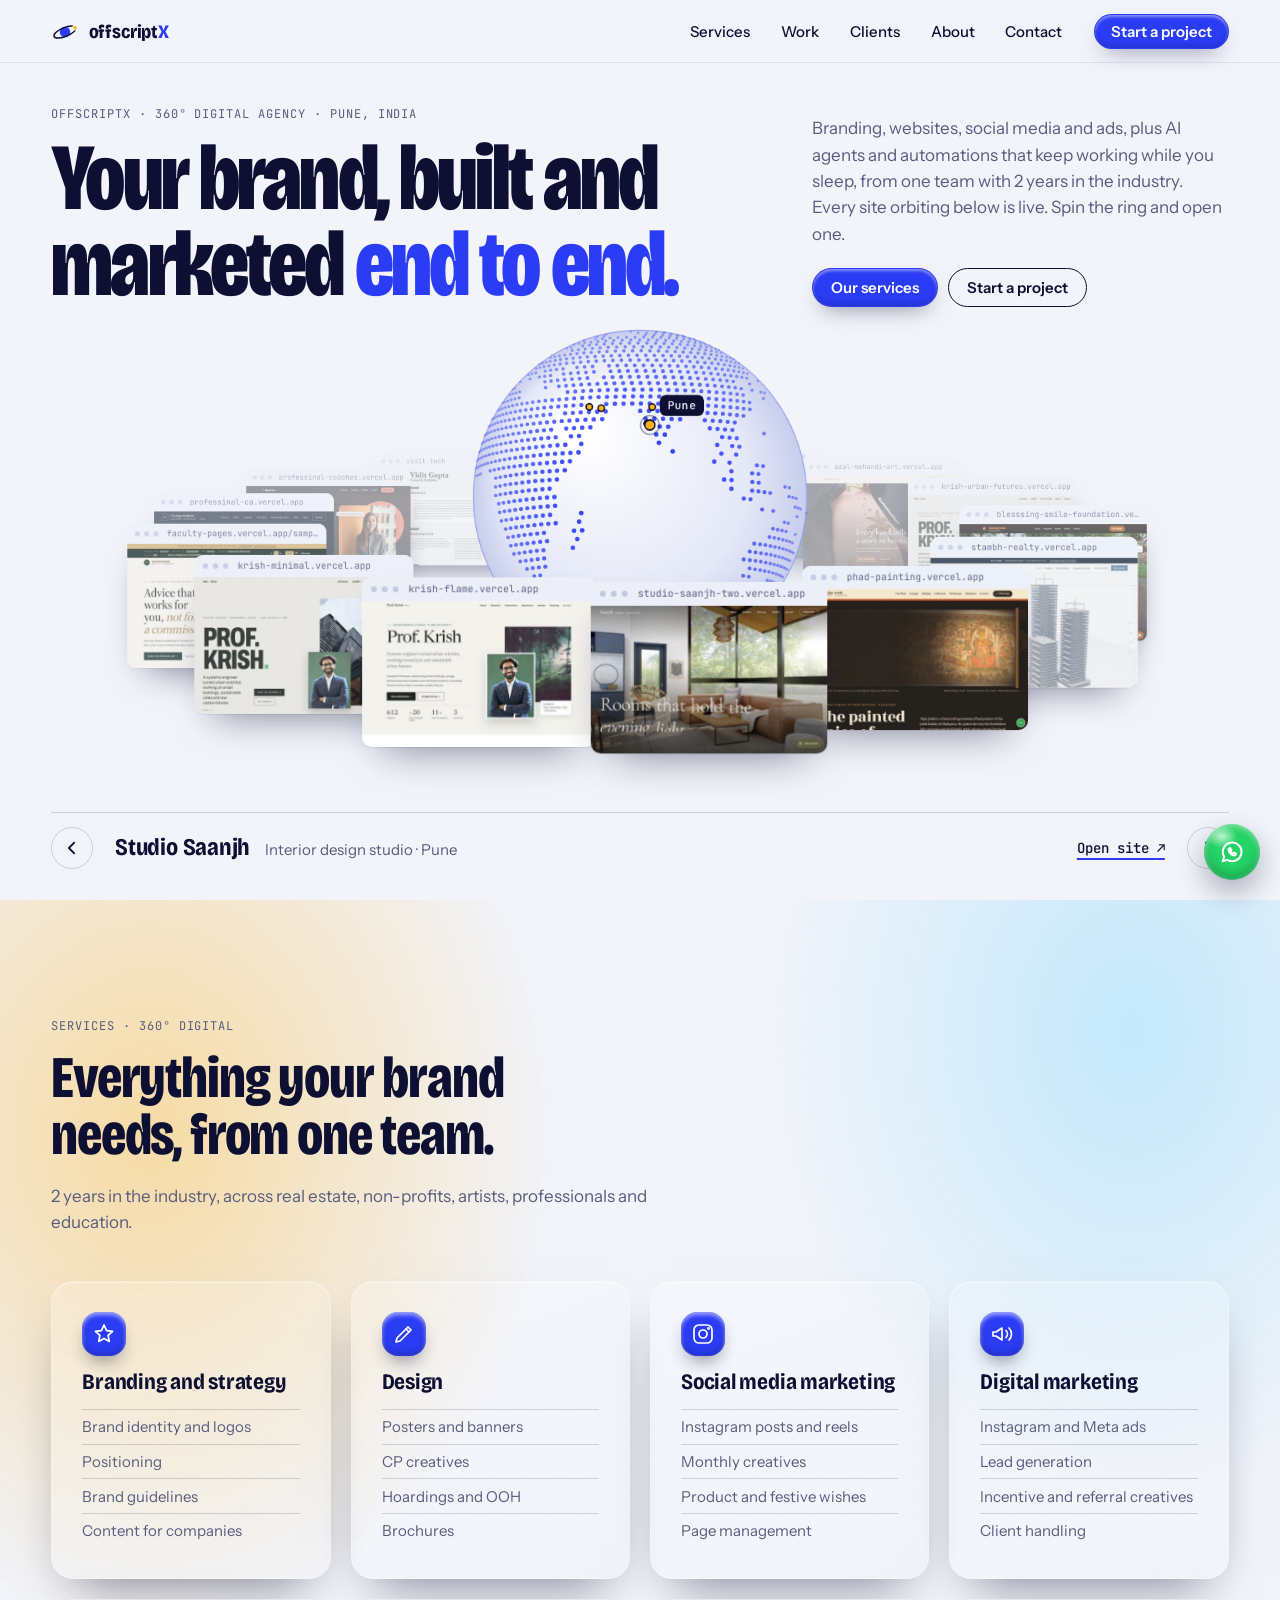
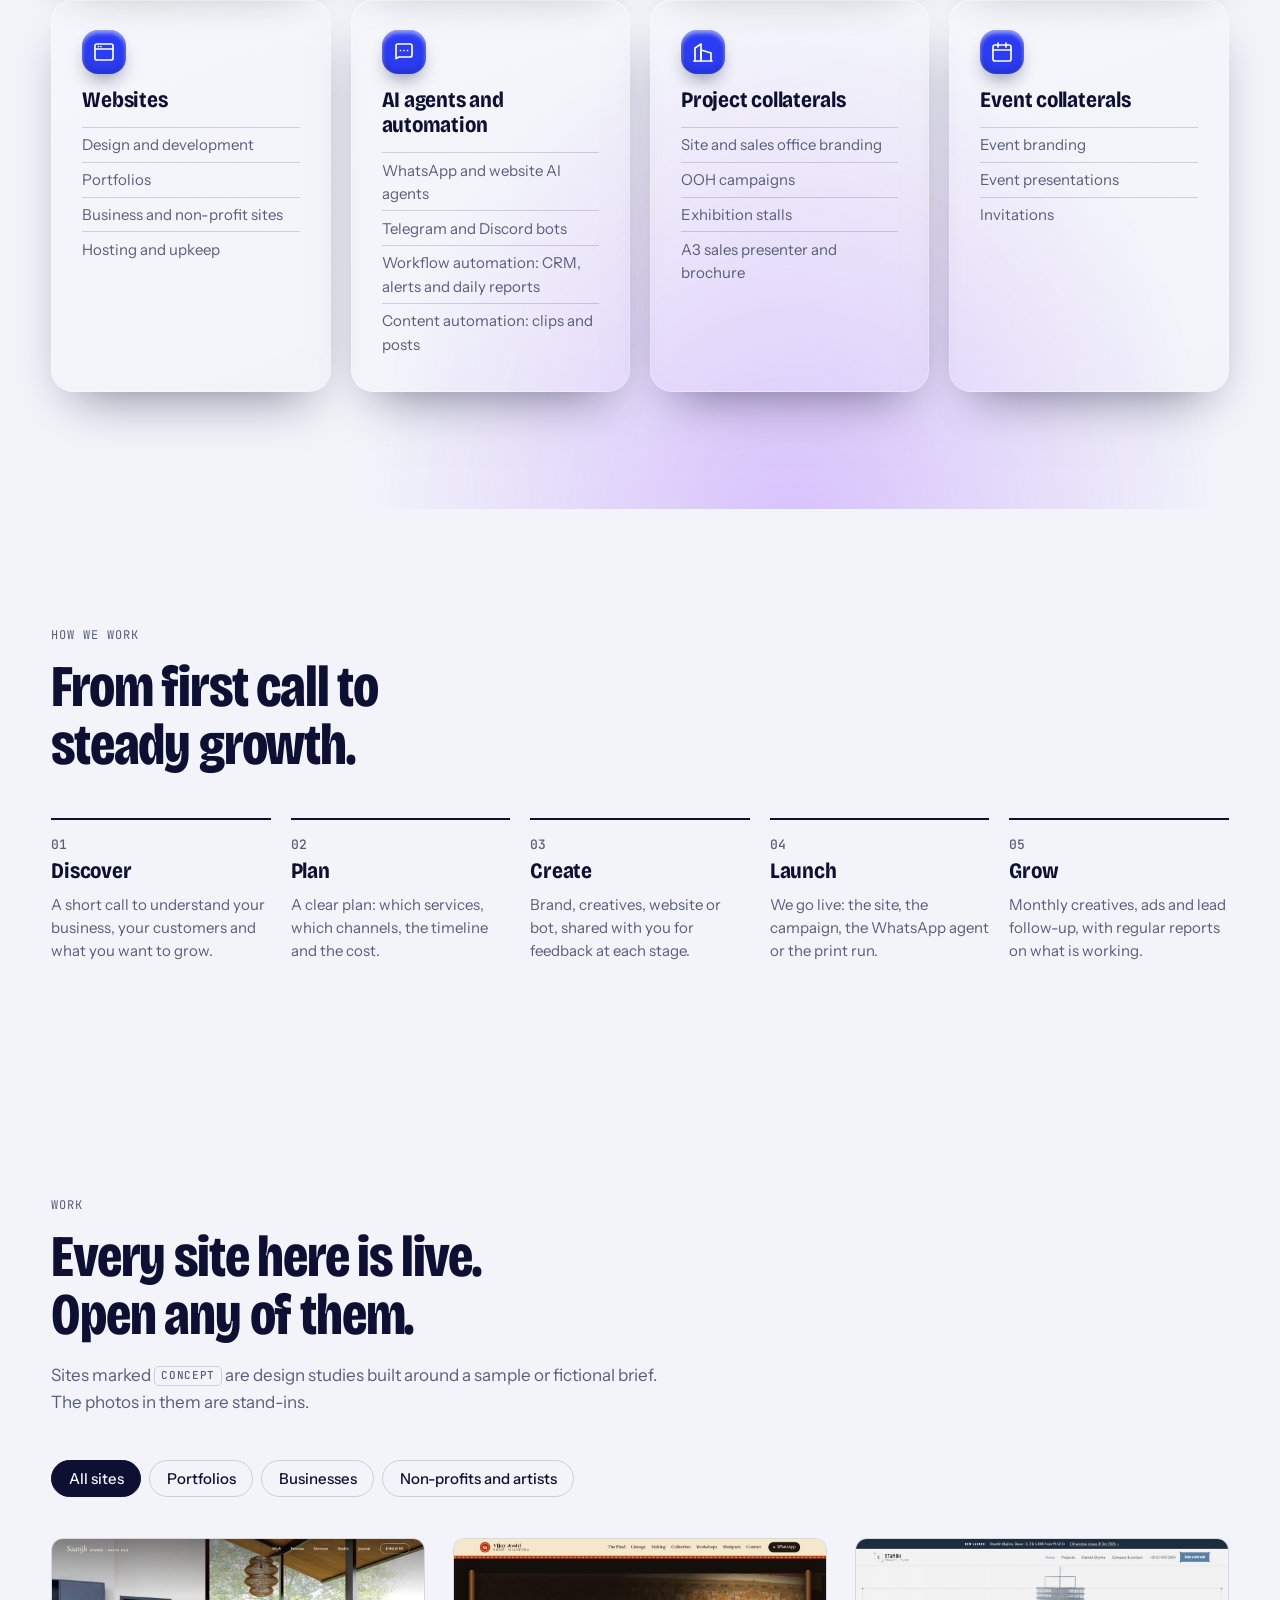
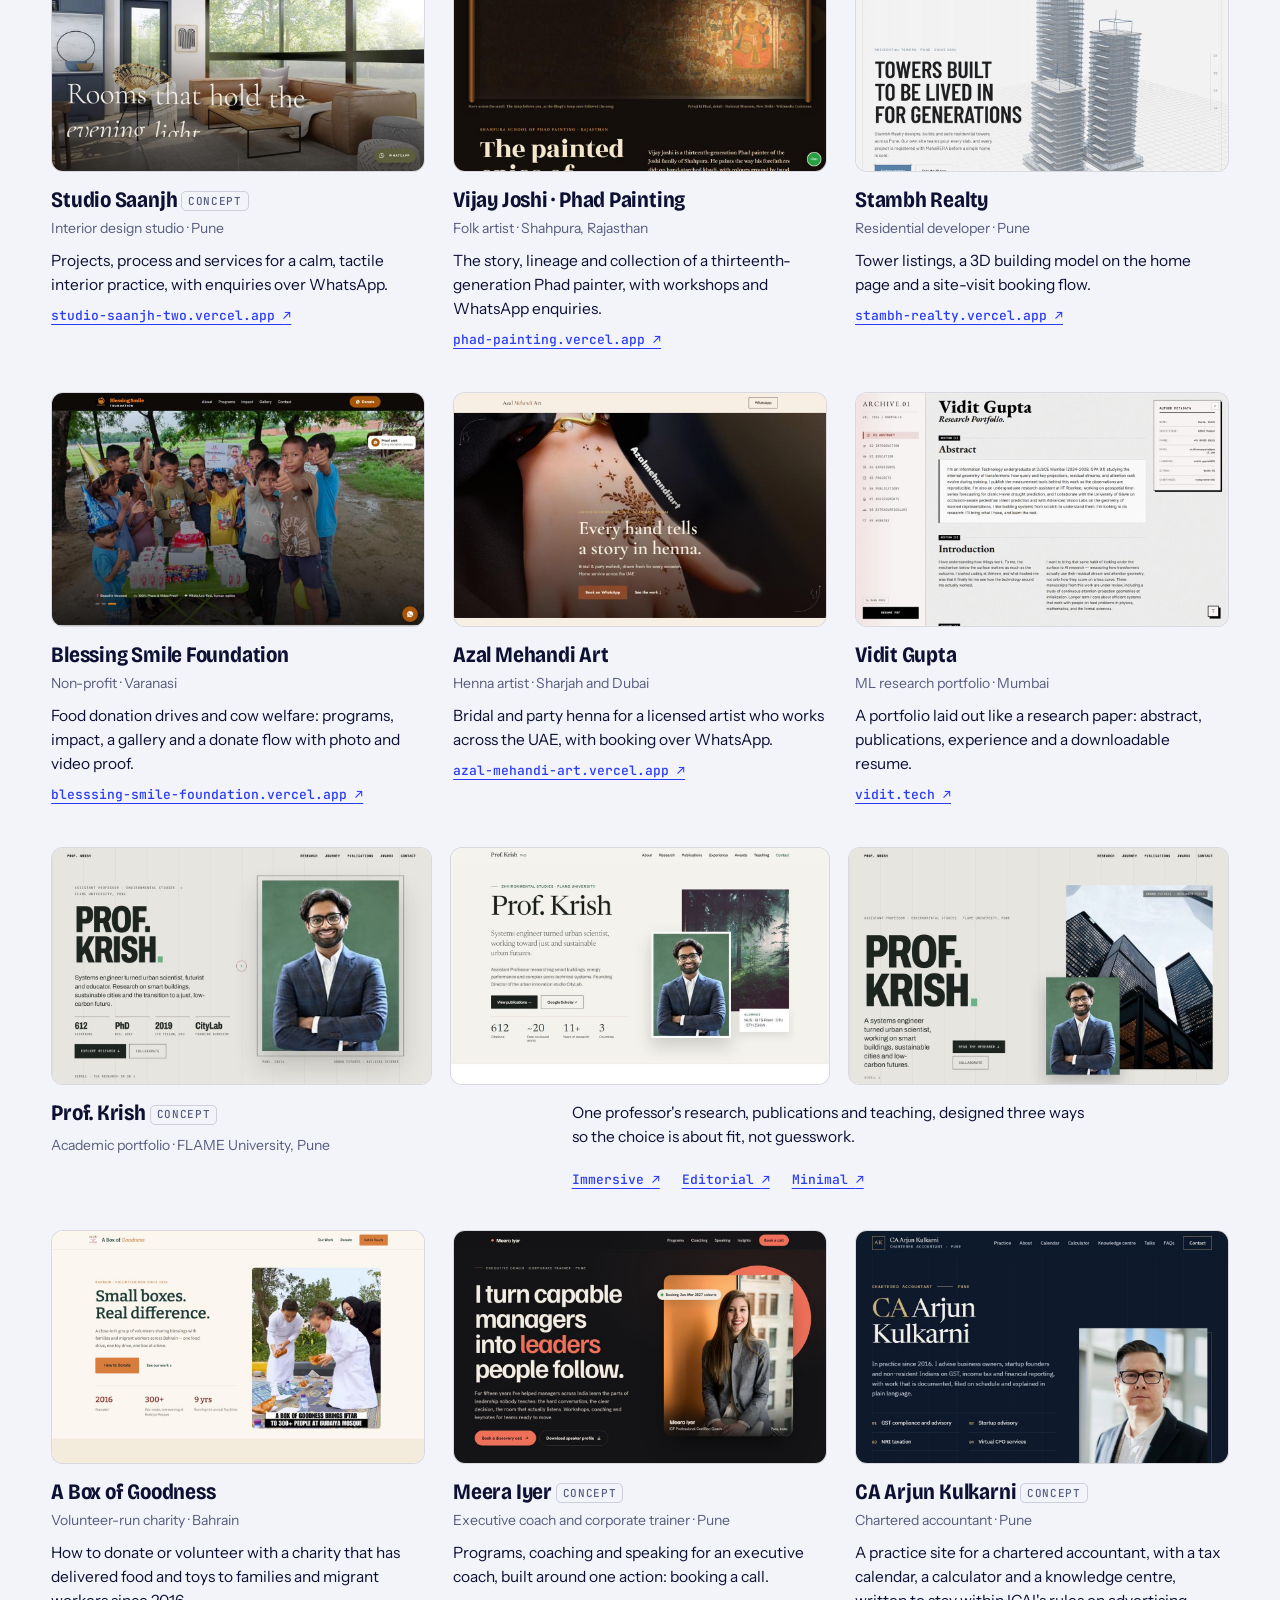
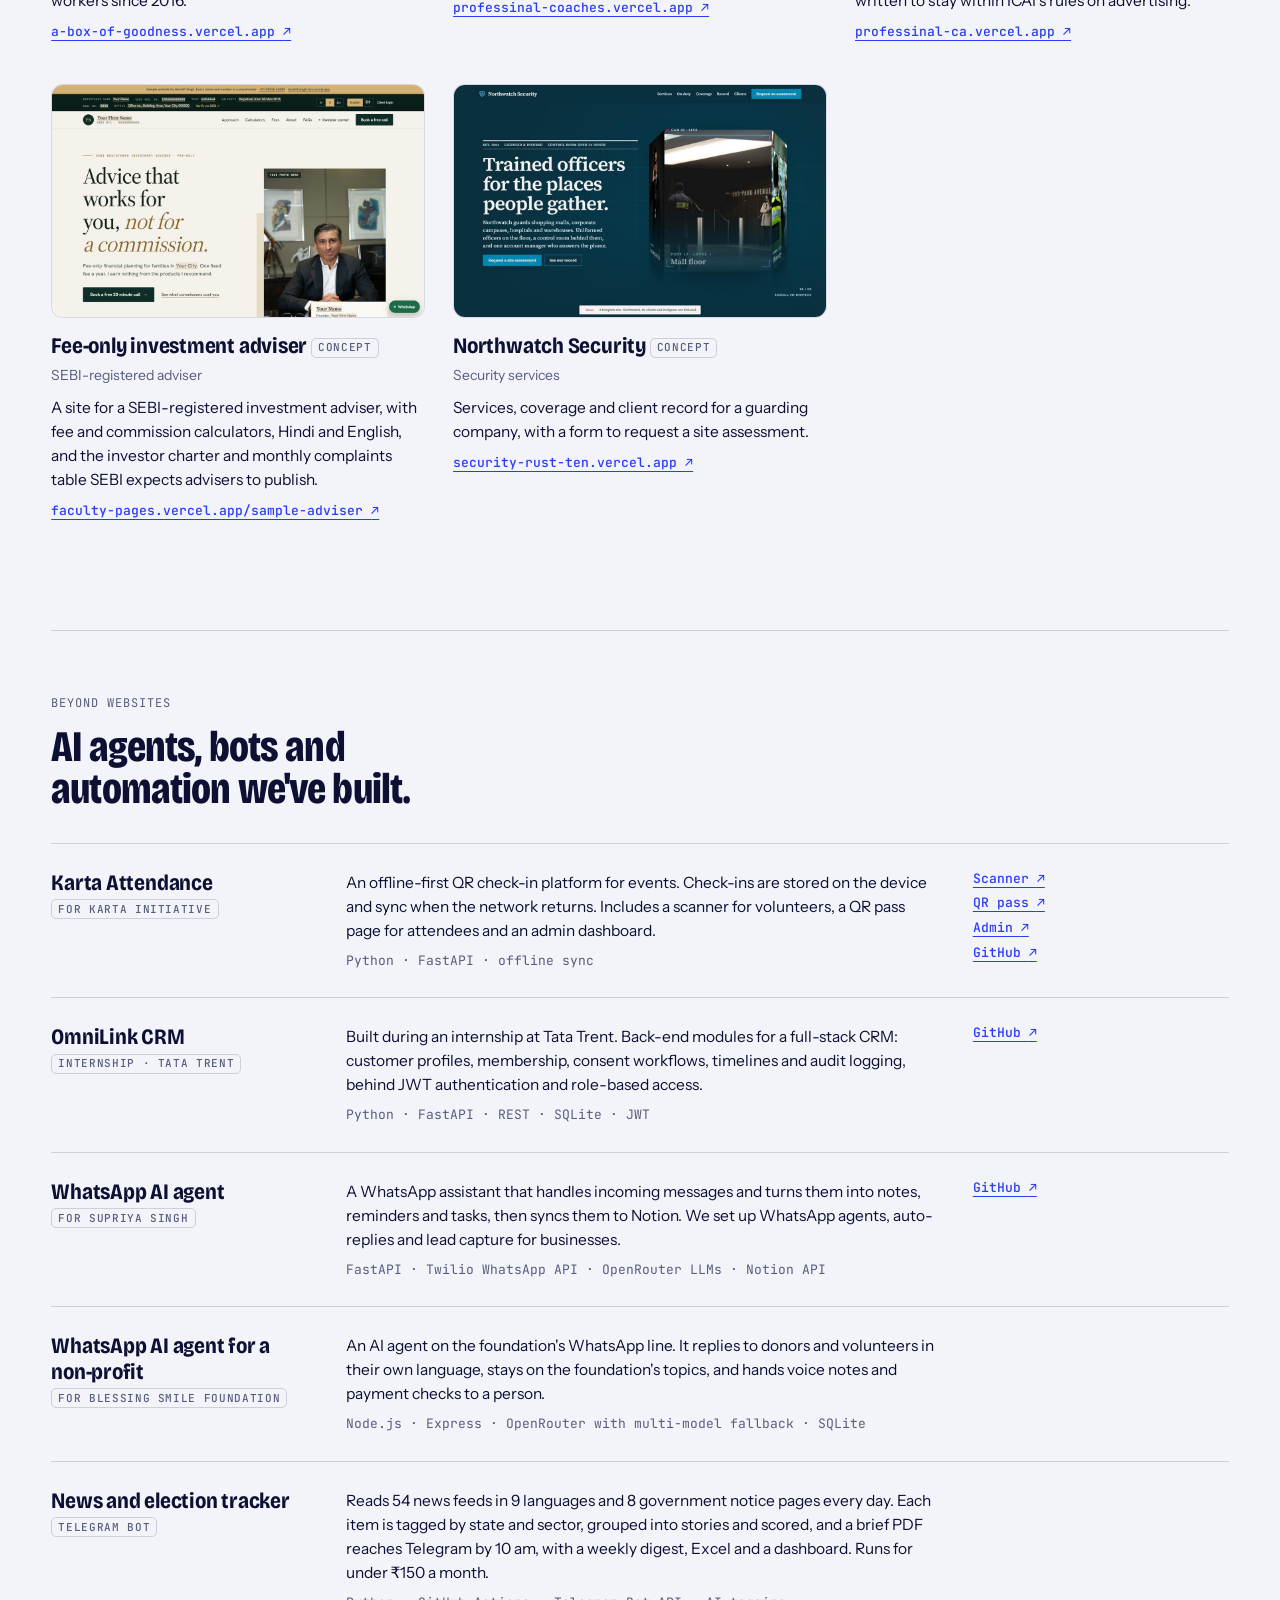
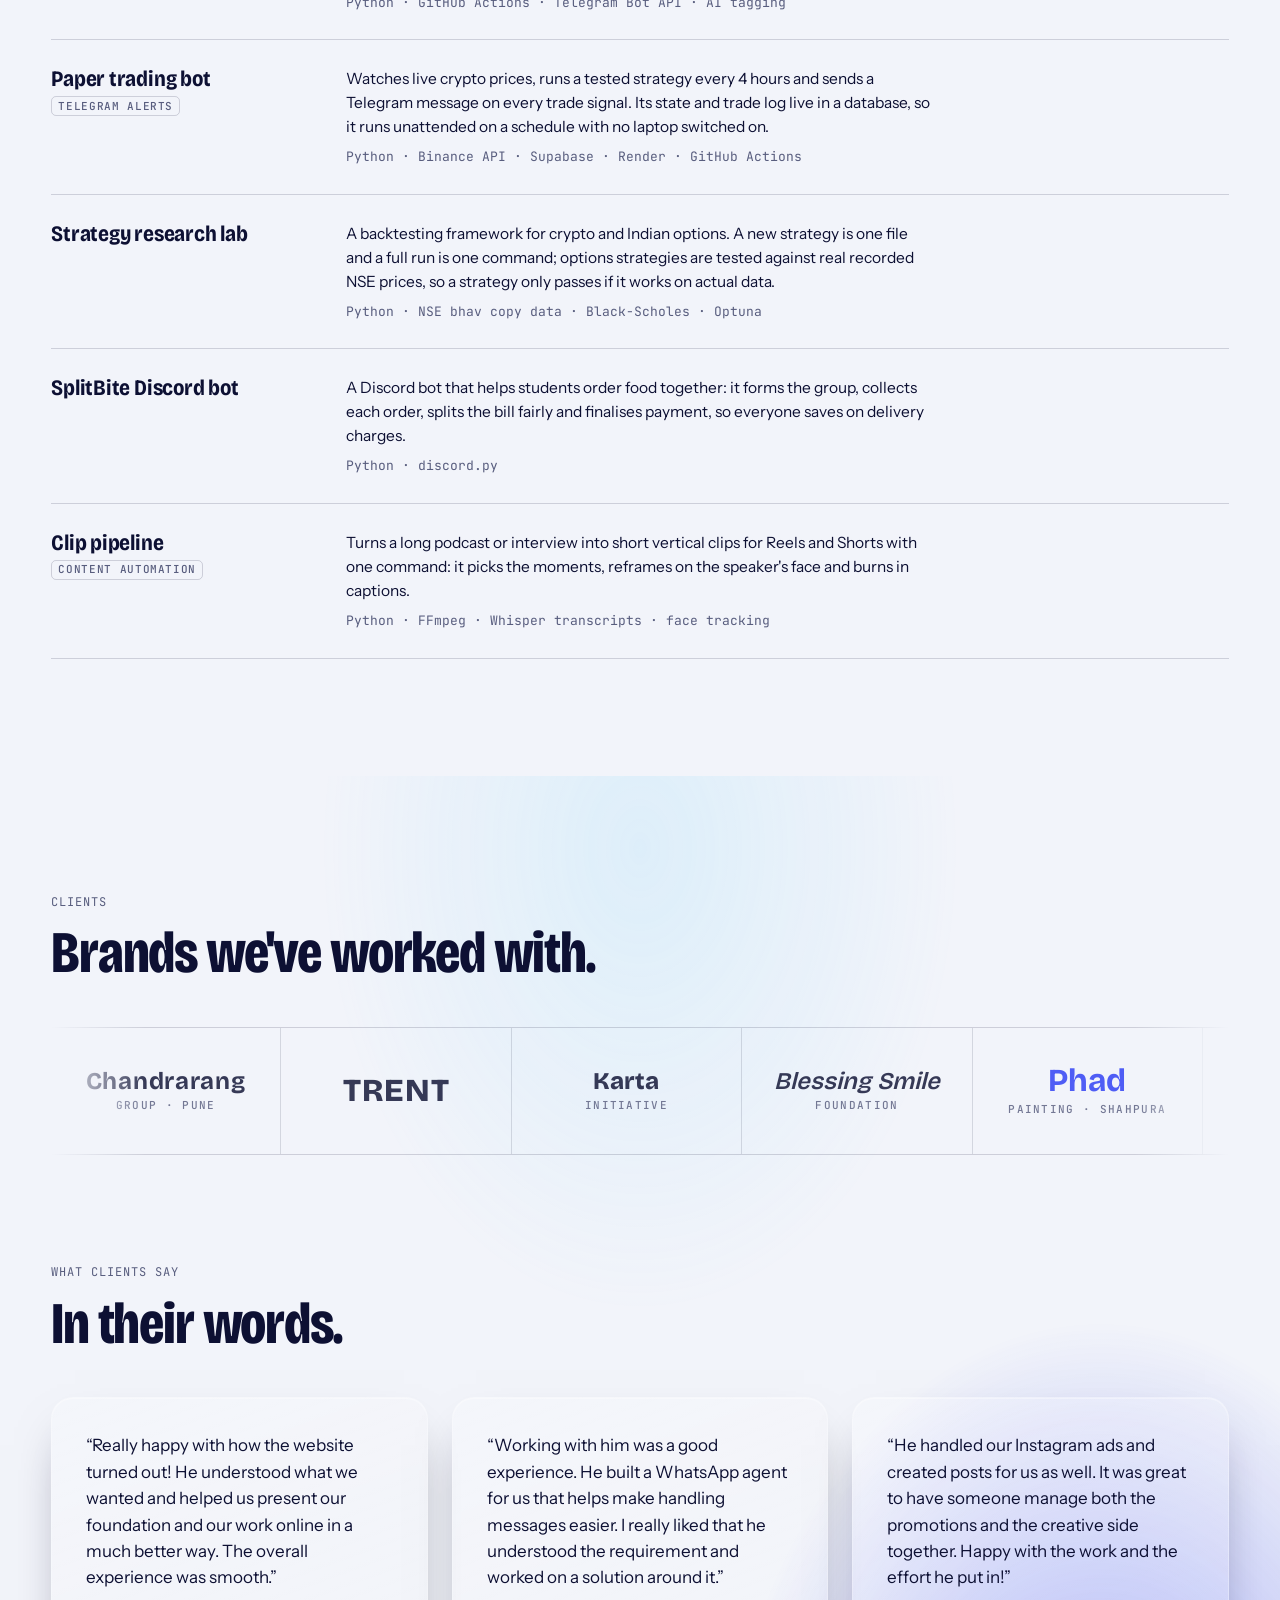
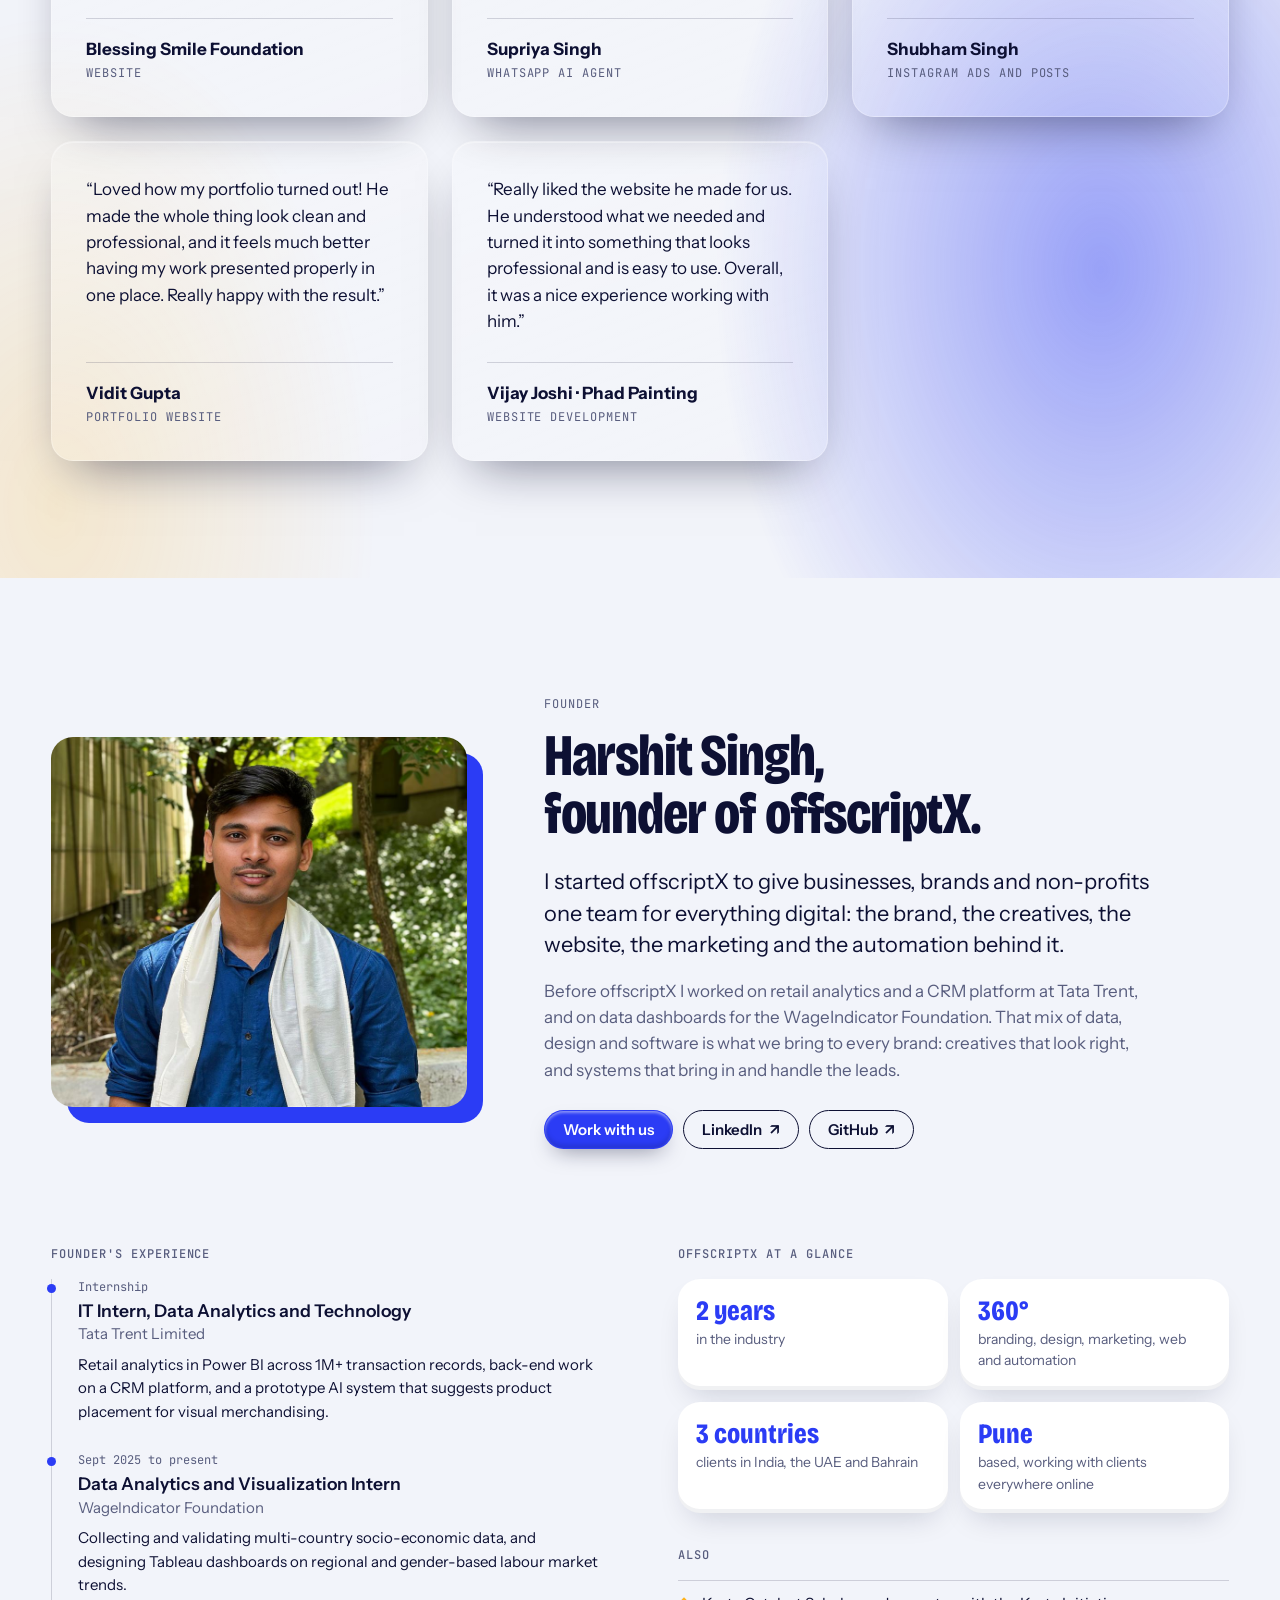
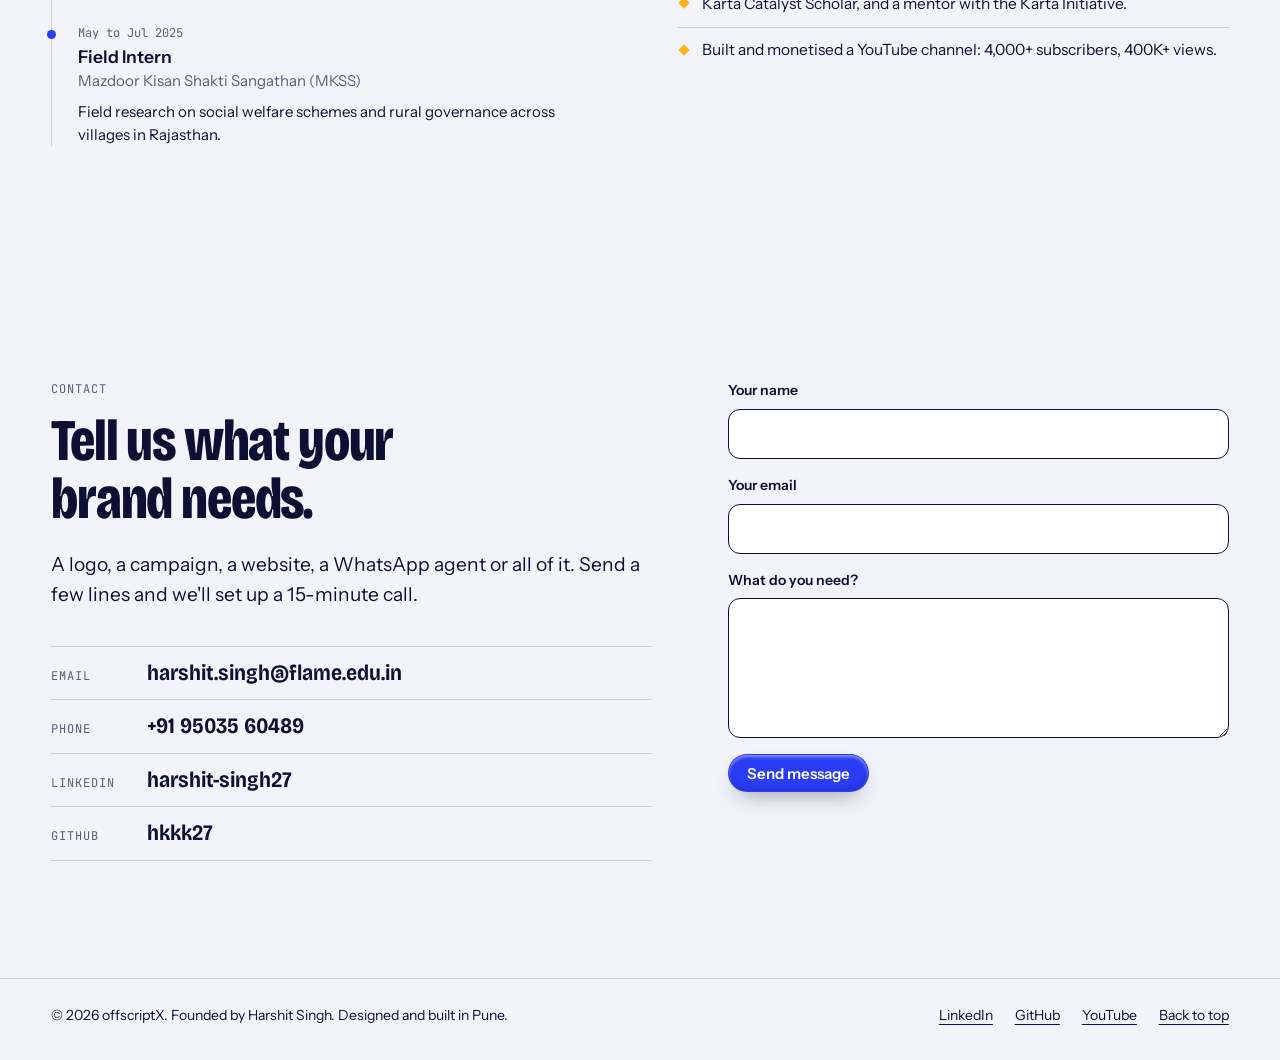
<file: index.html>
<!DOCTYPE html>
<html lang="en">

<head>
    <meta charset="utf-8">
    <meta name="viewport" content="width=device-width, initial-scale=1">
    <title>offscriptX · 360° digital agency, Pune</title>
    <meta name="description" content="offscriptX is a 360° digital agency in Pune: branding, design, websites, social media, digital marketing, WhatsApp agents and lead generation. Founded by Harshit Singh.">
    <meta property="og:title" content="offscriptX · 360° digital agency">
    <meta property="og:description" content="Branding, websites, social media, marketing and automation, under one roof. Every site shown is live.">
    <meta property="og:type" content="website">
    <meta property="og:url" content="https://harshit-singh-two.vercel.app/">
    <meta property="og:image" content="https://harshit-singh-two.vercel.app/assets/og.jpg">
    <meta name="twitter:card" content="summary_large_image">
    <meta name="theme-color" content="#F2F4FA">
    <link rel="icon" href="data:image/svg+xml,%3Csvg xmlns='http://www.w3.org/2000/svg' viewBox='0 0 64 64'%3E%3Crect width='64' height='64' rx='14' fill='%230D1033'/%3E%3Ccircle cx='32' cy='32' r='11' fill='%232B3CF5'/%3E%3Cellipse cx='32' cy='32' rx='24' ry='9' fill='none' stroke='%23F2F4FA' stroke-width='2.5' transform='rotate(-22 32 32)'/%3E%3Ccircle cx='52' cy='23' r='4.5' fill='%23FFB21A'/%3E%3C/svg%3E">

    <link rel="preconnect" href="https://fonts.googleapis.com">
    <link rel="preconnect" href="https://fonts.gstatic.com" crossorigin>
    <link href="https://fonts.googleapis.com/css2?family=Bricolage+Grotesque:opsz,wdth,wght@12..96,75..100,400..800&family=Instrument+Sans:wght@400;500;600&family=JetBrains+Mono:wght@400;500&display=swap" rel="stylesheet">
    <link href="assets/css/site.css" rel="stylesheet">
    <script>document.documentElement.classList.add('js');</script>
</head>

<body data-theme="paper">
    <a class="skip" href="#work">Skip to the work</a>

    <header class="nav">
        <a class="nav__brand" href="#top" aria-label="offscriptX, back to top">
            <svg viewBox="0 0 32 32" aria-hidden="true"><circle cx="16" cy="16" r="6"/><ellipse cx="16" cy="16" rx="13.5" ry="5" transform="rotate(-22 16 16)"/><circle class="dot" cx="27.5" cy="11" r="2.6"/></svg>
            <span>offscript<b class="x">X</b></span>
        </a>
        <button class="nav__toggle" type="button" aria-expanded="false" aria-controls="nav-links">Menu</button>
        <nav class="nav__links" id="nav-links" aria-label="Sections">
            <a href="#services">Services</a>
            <a href="#work">Work</a>
            <a href="#clients">Clients</a>
            <a href="#about">About</a>
            <a href="#contact">Contact</a>
        </nav>
        <a class="btn btn--solid nav__cta" href="#contact">Start a project</a>
    </header>

    <main>
        <!-- Hero -->
        <section class="hero" id="top" data-theme="paper">
            <div class="hero__pin">
            <div class="hero__copy wrap">
                <div>
                    <p class="eyebrow">offscriptX · 360° digital agency · Pune, India</p>
                    <h1 class="hero__title">
                        <span class="w" style="--i:0">Your</span> <span class="w" style="--i:1">brand,</span>
                        <span class="w" style="--i:2">built</span> <span class="w" style="--i:3">and</span>
                        <span class="w" style="--i:4">marketed</span> <span class="w w--mark" style="--i:5">end&nbsp;to&nbsp;end.</span>
                    </h1>
                </div>
                <div class="hero__side">
                    <p>Branding, websites, social media and ads, plus AI agents and automations that keep working while you sleep, from one team with 2 years in the industry. Every site orbiting below is live. Spin the ring and open one.</p>
                    <div class="hero__actions">
                        <a class="btn btn--solid" href="#services">Our services</a>
                        <a class="btn btn--line" href="#contact">Start a project</a>
                    </div>
                </div>
            </div>

            <div class="orbit" role="group" aria-label="Live sites. Drag to spin, or use the previous and next buttons.">
                <svg class="orbit__path orbit__path--back" aria-hidden="true"><path/></svg>
                <canvas class="orbit__globe" aria-hidden="true"></canvas>
                <svg class="orbit__path orbit__path--front" aria-hidden="true"><path/></svg>

                <a class="sat" href="https://studio-saanjh-two.vercel.app" target="_blank" rel="noopener" data-name="Studio Saanjh" data-meta="Interior design studio · Pune" data-pin="pune">
                    <span class="sat__bar"><i></i><i></i><i></i><span>studio-saanjh-two.vercel.app</span></span>
                    <img src="assets/work/saanjh-s.jpg" width="560" height="350" alt="Studio Saanjh home page" draggable="false">
                </a>
                <a class="sat" href="https://phad-painting.vercel.app" target="_blank" rel="noopener" data-name="Vijay Joshi · Phad Painting" data-meta="Folk artist · Shahpura, Rajasthan" data-pin="shahpura">
                    <span class="sat__bar"><i></i><i></i><i></i><span>phad-painting.vercel.app</span></span>
                    <img src="assets/work/phad-s.jpg" width="560" height="350" alt="Phad Painting of Shahpura home page" draggable="false">
                </a>
                <a class="sat" href="https://stambh-realty.vercel.app/Home.dc.html" target="_blank" rel="noopener" data-name="Stambh Realty" data-meta="Residential developer · Pune" data-pin="pune">
                    <span class="sat__bar"><i></i><i></i><i></i><span>stambh-realty.vercel.app</span></span>
                    <img src="assets/work/stambh-s.jpg" width="560" height="350" alt="Stambh Realty home page" draggable="false">
                </a>
                <a class="sat" href="https://blesssing-smile-foundation.vercel.app" target="_blank" rel="noopener" data-name="Blessing Smile Foundation" data-meta="Non-profit · Varanasi" data-pin="varanasi">
                    <span class="sat__bar"><i></i><i></i><i></i><span>blesssing-smile-foundation.vercel.app</span></span>
                    <img src="assets/work/blessing-s.jpg" width="560" height="350" alt="Blessing Smile Foundation home page" draggable="false">
                </a>
                <a class="sat" href="https://krish-urban-futures.vercel.app" target="_blank" rel="noopener" data-name="Prof. Krish · Immersive" data-meta="Academic portfolio · FLAME University, Pune" data-pin="pune">
                    <span class="sat__bar"><i></i><i></i><i></i><span>krish-urban-futures.vercel.app</span></span>
                    <img src="assets/work/krish-urban-s.jpg" width="560" height="350" alt="Prof. Krish portfolio, immersive version" draggable="false">
                </a>
                <a class="sat" href="https://azal-mehandi-art.vercel.app" target="_blank" rel="noopener" data-name="Azal Mehandi Art" data-meta="Henna artist · Sharjah and Dubai" data-pin="sharjah">
                    <span class="sat__bar"><i></i><i></i><i></i><span>azal-mehandi-art.vercel.app</span></span>
                    <img src="assets/work/azal-s.jpg" width="560" height="350" alt="Azal Mehandi Art home page" draggable="false">
                </a>
                <a class="sat" href="https://security-rust-ten.vercel.app" target="_blank" rel="noopener" data-name="Northwatch Security" data-meta="Security services · Concept" data-pin="">
                    <span class="sat__bar"><i></i><i></i><i></i><span>security-rust-ten.vercel.app</span></span>
                    <img src="assets/work/northwatch-s.jpg" width="560" height="350" alt="Northwatch Security home page" draggable="false">
                </a>
                <a class="sat" href="https://a-box-of-goodness.vercel.app" target="_blank" rel="noopener" data-name="A Box of Goodness" data-meta="Volunteer-run charity · Bahrain" data-pin="bahrain">
                    <span class="sat__bar"><i></i><i></i><i></i><span>a-box-of-goodness.vercel.app</span></span>
                    <img src="assets/work/boxofgoodness-s.jpg" width="560" height="350" alt="A Box of Goodness home page" draggable="false">
                </a>
                <a class="sat" href="https://www.vidit.tech/" target="_blank" rel="noopener" data-name="Vidit Gupta" data-meta="ML research portfolio · Mumbai" data-pin="mumbai">
                    <span class="sat__bar"><i></i><i></i><i></i><span>vidit.tech</span></span>
                    <img src="assets/work/vidit-s.jpg" width="560" height="350" alt="Vidit Gupta research portfolio" draggable="false">
                </a>
                <a class="sat" href="https://professinal-coaches.vercel.app" target="_blank" rel="noopener" data-name="Meera Iyer" data-meta="Executive coach · Pune" data-pin="pune">
                    <span class="sat__bar"><i></i><i></i><i></i><span>professinal-coaches.vercel.app</span></span>
                    <img src="assets/work/meera-s.jpg" width="560" height="350" alt="Meera Iyer executive coaching home page" draggable="false">
                </a>
                <a class="sat" href="https://professinal-ca.vercel.app" target="_blank" rel="noopener" data-name="CA Arjun Kulkarni" data-meta="Chartered accountant · Pune" data-pin="pune">
                    <span class="sat__bar"><i></i><i></i><i></i><span>professinal-ca.vercel.app</span></span>
                    <img src="assets/work/arjun-s.jpg" width="560" height="350" alt="CA Arjun Kulkarni practice home page" draggable="false">
                </a>
                <a class="sat" href="https://faculty-pages.vercel.app/sample-adviser/" target="_blank" rel="noopener" data-name="Fee-only investment adviser" data-meta="SEBI-registered adviser · Concept" data-pin="">
                    <span class="sat__bar"><i></i><i></i><i></i><span>faculty-pages.vercel.app/sample-adviser</span></span>
                    <img src="assets/work/adviser-s.jpg" width="560" height="350" alt="Fee-only investment adviser home page" draggable="false">
                </a>
                <a class="sat" href="https://krish-minimal.vercel.app" target="_blank" rel="noopener" data-name="Prof. Krish · Minimal" data-meta="Academic portfolio · FLAME University, Pune" data-pin="pune">
                    <span class="sat__bar"><i></i><i></i><i></i><span>krish-minimal.vercel.app</span></span>
                    <img src="assets/work/krish-minimal-s.jpg" width="560" height="350" alt="Prof. Krish portfolio, minimal version" draggable="false">
                </a>
                <a class="sat" href="https://krish-flame.vercel.app" target="_blank" rel="noopener" data-name="Prof. Krish · Editorial" data-meta="Academic portfolio · FLAME University, Pune" data-pin="pune">
                    <span class="sat__bar"><i></i><i></i><i></i><span>krish-flame.vercel.app</span></span>
                    <img src="assets/work/krish-flame-s.jpg" width="560" height="350" alt="Prof. Krish portfolio, editorial version" draggable="false">
                </a>
            </div>

            <div class="facing wrap">
                <button class="facing__step" type="button" data-step="-1" aria-label="Previous site">
                    <svg viewBox="0 0 20 20" aria-hidden="true"><path d="M12.5 4 6.5 10l6 6"/></svg>
                </button>
                <p class="facing__text">
                    <strong class="facing__name">Studio Saanjh</strong>
                    <span class="facing__meta">Interior design studio · Pune</span>
                </p>
                <a class="facing__open" href="https://studio-saanjh-two.vercel.app" target="_blank" rel="noopener">Open site <span aria-hidden="true">↗</span></a>
                <button class="facing__step" type="button" data-step="1" aria-label="Next site">
                    <svg viewBox="0 0 20 20" aria-hidden="true"><path d="m7.5 4 6 6-6 6"/></svg>
                </button>
            </div>
            <span class="hero__rail" aria-hidden="true"><i></i></span>
            </div>
        </section>

        <!-- Services -->
        <section class="section skills" id="services" data-theme="ultra">
            <div class="wrap">
                <header class="section__head" data-reveal>
                    <p class="eyebrow">Services · 360° digital</p>
                    <h2>Everything your brand needs, from one team.</h2>
                    <p class="section__lede">2 years in the industry, across real estate, non-profits, artists, professionals and education.</p>
                </header>
                <ul class="svcs">
                    <li class="svc" data-reveal>
                        <svg class="svc__icon" viewBox="0 0 24 24" aria-hidden="true"><path d="M12 3l2.6 5.6 6 .7-4.5 4.1 1.2 6-5.3-3-5.3 3 1.2-6L3.4 9.3l6-.7z"/></svg>
                        <h3>Branding and strategy</h3>
                        <ul class="svc__list"><li>Brand identity and logos</li><li>Positioning</li><li>Brand guidelines</li><li>Content for companies</li></ul>
                    </li>
                    <li class="svc" data-reveal>
                        <svg class="svc__icon" viewBox="0 0 24 24" aria-hidden="true"><path d="M4 20l4-1 11-11-3-3L5 16z"/><path d="M14 7l3 3"/></svg>
                        <h3>Design</h3>
                        <ul class="svc__list"><li>Posters and banners</li><li>CP creatives</li><li>Hoardings and OOH</li><li>Brochures</li></ul>
                    </li>
                    <li class="svc" data-reveal>
                        <svg class="svc__icon" viewBox="0 0 24 24" aria-hidden="true"><rect x="3" y="3" width="18" height="18" rx="5"/><circle cx="12" cy="12" r="4"/><circle cx="17.5" cy="6.5" r=".6"/></svg>
                        <h3>Social media marketing</h3>
                        <ul class="svc__list"><li>Instagram posts and reels</li><li>Monthly creatives</li><li>Product and festive wishes</li><li>Page management</li></ul>
                    </li>
                    <li class="svc" data-reveal>
                        <svg class="svc__icon" viewBox="0 0 24 24" aria-hidden="true"><path d="M3 10v4h3l6 4V6L6 10z"/><path d="M16 8.5a5 5 0 010 7"/><path d="M19 6a8.5 8.5 0 010 12"/></svg>
                        <h3>Digital marketing</h3>
                        <ul class="svc__list"><li>Instagram and Meta ads</li><li>Lead generation</li><li>Incentive and referral creatives</li><li>Client handling</li></ul>
                    </li>
                    <li class="svc" data-reveal>
                        <svg class="svc__icon" viewBox="0 0 24 24" aria-hidden="true"><rect x="3" y="4" width="18" height="16" rx="2"/><path d="M3 9h18"/><path d="M6.5 6.5h.01M9 6.5h.01"/></svg>
                        <h3>Websites</h3>
                        <ul class="svc__list"><li>Design and development</li><li>Portfolios</li><li>Business and non-profit sites</li><li>Hosting and upkeep</li></ul>
                    </li>
                    <li class="svc" data-reveal>
                        <svg class="svc__icon" viewBox="0 0 24 24" aria-hidden="true"><path d="M4 18.5V6a2 2 0 012-2h12a2 2 0 012 2v9a2 2 0 01-2 2H7z"/><path d="M8.5 10.5h.01M12 10.5h.01M15.5 10.5h.01"/></svg>
                        <h3>AI agents and automation</h3>
                        <ul class="svc__list"><li>WhatsApp and website AI agents</li><li>Telegram and Discord bots</li><li>Workflow automation: CRM, alerts and daily reports</li><li>Content automation: clips and posts</li></ul>
                    </li>
                    <li class="svc" data-reveal>
                        <svg class="svc__icon" viewBox="0 0 24 24" aria-hidden="true"><path d="M4 21V8l6-4v17"/><path d="M10 21V10l10 3v8"/><path d="M3 21h18"/></svg>
                        <h3>Project collaterals</h3>
                        <ul class="svc__list"><li>Site and sales office branding</li><li>OOH campaigns</li><li>Exhibition stalls</li><li>A3 sales presenter and brochure</li></ul>
                    </li>
                    <li class="svc" data-reveal>
                        <svg class="svc__icon" viewBox="0 0 24 24" aria-hidden="true"><rect x="3" y="5" width="18" height="16" rx="2"/><path d="M3 10h18M8 3v4M16 3v4"/></svg>
                        <h3>Event collaterals</h3>
                        <ul class="svc__list"><li>Event branding</li><li>Event presentations</li><li>Invitations</li></ul>
                    </li>
                </ul>
            </div>
        </section>

        <!-- Process -->
        <section class="section process" id="process" data-theme="paper">
            <div class="wrap">
                <header class="section__head" data-reveal>
                    <p class="eyebrow">How we work</p>
                    <h2>From first call to steady growth.</h2>
                </header>
                <ol class="steps">
                    <li class="step" data-reveal>
                        <span class="step__n">01</span>
                        <h3>Discover</h3>
                        <p>A short call to understand your business, your customers and what you want to grow.</p>
                    </li>
                    <li class="step" data-reveal>
                        <span class="step__n">02</span>
                        <h3>Plan</h3>
                        <p>A clear plan: which services, which channels, the timeline and the cost.</p>
                    </li>
                    <li class="step" data-reveal>
                        <span class="step__n">03</span>
                        <h3>Create</h3>
                        <p>Brand, creatives, website or bot, shared with you for feedback at each stage.</p>
                    </li>
                    <li class="step" data-reveal>
                        <span class="step__n">04</span>
                        <h3>Launch</h3>
                        <p>We go live: the site, the campaign, the WhatsApp agent or the print run.</p>
                    </li>
                    <li class="step" data-reveal>
                        <span class="step__n">05</span>
                        <h3>Grow</h3>
                        <p>Monthly creatives, ads and lead follow-up, with regular reports on what is working.</p>
                    </li>
                </ol>
            </div>
        </section>

        <!-- Work -->
        <section class="section work" id="work" data-theme="ink">
            <div class="wrap">
                <header class="section__head" data-reveal>
                    <p class="eyebrow">Work</p>
                    <h2>Every site here is live. Open any of them.</h2>
                    <p class="section__lede">Sites marked <span class="tag">Concept</span> are design studies built around a sample or fictional brief. The photos in them are stand-ins.</p>
                </header>

                <div class="filters" role="group" aria-label="Filter sites by kind" data-reveal>
                    <button type="button" class="filters__btn" data-filter="all" aria-pressed="true">All sites</button>
                    <button type="button" class="filters__btn" data-filter="portfolio" aria-pressed="false">Portfolios</button>
                    <button type="button" class="filters__btn" data-filter="business" aria-pressed="false">Businesses</button>
                    <button type="button" class="filters__btn" data-filter="community" aria-pressed="false">Non-profits and artists</button>
                </div>

                <ul class="grid" id="site-grid">
                    <li class="site" data-cat="business" data-reveal>
                        <a class="site__shot" href="https://studio-saanjh-two.vercel.app" target="_blank" rel="noopener" tabindex="-1" aria-hidden="true">
                            <img src="assets/work/saanjh.jpg" width="1120" height="700" alt="" loading="lazy">
                        </a>
                        <div class="site__body">
                            <h3><a href="https://studio-saanjh-two.vercel.app" target="_blank" rel="noopener">Studio Saanjh</a> <span class="tag">Concept</span></h3>
                            <p class="site__meta">Interior design studio · Pune</p>
                            <p>Projects, process and services for a calm, tactile interior practice, with enquiries over WhatsApp.</p>
                            <a class="site__url" href="https://studio-saanjh-two.vercel.app" target="_blank" rel="noopener">studio-saanjh-two.vercel.app <span aria-hidden="true">↗</span></a>
                        </div>
                    </li>

                    <li class="site" data-cat="community" data-reveal>
                        <a class="site__shot" href="https://phad-painting.vercel.app" target="_blank" rel="noopener" tabindex="-1" aria-hidden="true">
                            <img src="assets/work/phad.jpg" width="1120" height="700" alt="" loading="lazy">
                        </a>
                        <div class="site__body">
                            <h3><a href="https://phad-painting.vercel.app" target="_blank" rel="noopener">Vijay Joshi · Phad Painting</a></h3>
                            <p class="site__meta">Folk artist · Shahpura, Rajasthan</p>
                            <p>The story, lineage and collection of a thirteenth-generation Phad painter, with workshops and WhatsApp enquiries.</p>
                            <a class="site__url" href="https://phad-painting.vercel.app" target="_blank" rel="noopener">phad-painting.vercel.app <span aria-hidden="true">↗</span></a>
                        </div>
                    </li>

                    <li class="site" data-cat="business" data-reveal>
                        <a class="site__shot" href="https://stambh-realty.vercel.app/Home.dc.html" target="_blank" rel="noopener" tabindex="-1" aria-hidden="true">
                            <img src="assets/work/stambh.jpg" width="1120" height="700" alt="" loading="lazy">
                        </a>
                        <div class="site__body">
                            <h3><a href="https://stambh-realty.vercel.app/Home.dc.html" target="_blank" rel="noopener">Stambh Realty</a></h3>
                            <p class="site__meta">Residential developer · Pune</p>
                            <p>Tower listings, a 3D building model on the home page and a site-visit booking flow.</p>
                            <a class="site__url" href="https://stambh-realty.vercel.app/Home.dc.html" target="_blank" rel="noopener">stambh-realty.vercel.app <span aria-hidden="true">↗</span></a>
                        </div>
                    </li>

                    <li class="site" data-cat="community" data-reveal>
                        <a class="site__shot" href="https://blesssing-smile-foundation.vercel.app" target="_blank" rel="noopener" tabindex="-1" aria-hidden="true">
                            <img src="assets/work/blessing.jpg" width="1120" height="700" alt="" loading="lazy">
                        </a>
                        <div class="site__body">
                            <h3><a href="https://blesssing-smile-foundation.vercel.app" target="_blank" rel="noopener">Blessing Smile Foundation</a></h3>
                            <p class="site__meta">Non-profit · Varanasi</p>
                            <p>Food donation drives and cow welfare: programs, impact, a gallery and a donate flow with photo and video proof.</p>
                            <a class="site__url" href="https://blesssing-smile-foundation.vercel.app" target="_blank" rel="noopener">blesssing-smile-foundation.vercel.app <span aria-hidden="true">↗</span></a>
                        </div>
                    </li>

                    <li class="site site--wide" data-cat="portfolio" data-reveal>
                        <div class="site__trio">
                            <a href="https://krish-urban-futures.vercel.app" target="_blank" rel="noopener" tabindex="-1" aria-hidden="true"><img src="assets/work/krish-urban.jpg" width="1120" height="700" alt="" loading="lazy"></a>
                            <a href="https://krish-flame.vercel.app" target="_blank" rel="noopener" tabindex="-1" aria-hidden="true"><img src="assets/work/krish-flame.jpg" width="1120" height="700" alt="" loading="lazy"></a>
                            <a href="https://krish-minimal.vercel.app" target="_blank" rel="noopener" tabindex="-1" aria-hidden="true"><img src="assets/work/krish-minimal.jpg" width="1120" height="700" alt="" loading="lazy"></a>
                        </div>
                        <div class="site__body">
                            <h3>Prof. Krish <span class="tag">Concept</span></h3>
                            <p class="site__meta">Academic portfolio · FLAME University, Pune</p>
                            <p>One professor's research, publications and teaching, designed three ways so the choice is about fit, not guesswork.</p>
                            <p class="site__links">
                                <a class="site__url" href="https://krish-urban-futures.vercel.app" target="_blank" rel="noopener">Immersive <span aria-hidden="true">↗</span></a>
                                <a class="site__url" href="https://krish-flame.vercel.app" target="_blank" rel="noopener">Editorial <span aria-hidden="true">↗</span></a>
                                <a class="site__url" href="https://krish-minimal.vercel.app" target="_blank" rel="noopener">Minimal <span aria-hidden="true">↗</span></a>
                            </p>
                        </div>
                    </li>

                    <li class="site" data-cat="community" data-reveal>
                        <a class="site__shot" href="https://azal-mehandi-art.vercel.app" target="_blank" rel="noopener" tabindex="-1" aria-hidden="true">
                            <img src="assets/work/azal.jpg" width="1120" height="700" alt="" loading="lazy">
                        </a>
                        <div class="site__body">
                            <h3><a href="https://azal-mehandi-art.vercel.app" target="_blank" rel="noopener">Azal Mehandi Art</a></h3>
                            <p class="site__meta">Henna artist · Sharjah and Dubai</p>
                            <p>Bridal and party henna for a licensed artist who works across the UAE, with booking over WhatsApp.</p>
                            <a class="site__url" href="https://azal-mehandi-art.vercel.app" target="_blank" rel="noopener">azal-mehandi-art.vercel.app <span aria-hidden="true">↗</span></a>
                        </div>
                    </li>

                    <li class="site" data-cat="portfolio" data-reveal>
                        <a class="site__shot" href="https://www.vidit.tech/" target="_blank" rel="noopener" tabindex="-1" aria-hidden="true">
                            <img src="assets/work/vidit.jpg" width="1120" height="700" alt="" loading="lazy">
                        </a>
                        <div class="site__body">
                            <h3><a href="https://www.vidit.tech/" target="_blank" rel="noopener">Vidit Gupta</a></h3>
                            <p class="site__meta">ML research portfolio · Mumbai</p>
                            <p>A portfolio laid out like a research paper: abstract, publications, experience and a downloadable resume.</p>
                            <a class="site__url" href="https://www.vidit.tech/" target="_blank" rel="noopener">vidit.tech <span aria-hidden="true">↗</span></a>
                        </div>
                    </li>

                    <li class="site" data-cat="community" data-reveal>
                        <a class="site__shot" href="https://a-box-of-goodness.vercel.app" target="_blank" rel="noopener" tabindex="-1" aria-hidden="true">
                            <img src="assets/work/boxofgoodness.jpg" width="1120" height="700" alt="" loading="lazy">
                        </a>
                        <div class="site__body">
                            <h3><a href="https://a-box-of-goodness.vercel.app" target="_blank" rel="noopener">A Box of Goodness</a></h3>
                            <p class="site__meta">Volunteer-run charity · Bahrain</p>
                            <p>How to donate or volunteer with a charity that has delivered food and toys to families and migrant workers since 2016.</p>
                            <a class="site__url" href="https://a-box-of-goodness.vercel.app" target="_blank" rel="noopener">a-box-of-goodness.vercel.app <span aria-hidden="true">↗</span></a>
                        </div>
                    </li>

                    <li class="site" data-cat="business" data-reveal>
                        <a class="site__shot" href="https://professinal-coaches.vercel.app" target="_blank" rel="noopener" tabindex="-1" aria-hidden="true">
                            <img src="assets/work/meera.jpg" width="1120" height="700" alt="" loading="lazy">
                        </a>
                        <div class="site__body">
                            <h3><a href="https://professinal-coaches.vercel.app" target="_blank" rel="noopener">Meera Iyer</a> <span class="tag">Concept</span></h3>
                            <p class="site__meta">Executive coach and corporate trainer · Pune</p>
                            <p>Programs, coaching and speaking for an executive coach, built around one action: booking a call.</p>
                            <a class="site__url" href="https://professinal-coaches.vercel.app" target="_blank" rel="noopener">professinal-coaches.vercel.app <span aria-hidden="true">↗</span></a>
                        </div>
                    </li>

                    <li class="site" data-cat="business" data-reveal>
                        <a class="site__shot" href="https://professinal-ca.vercel.app" target="_blank" rel="noopener" tabindex="-1" aria-hidden="true">
                            <img src="assets/work/arjun.jpg" width="1120" height="700" alt="" loading="lazy">
                        </a>
                        <div class="site__body">
                            <h3><a href="https://professinal-ca.vercel.app" target="_blank" rel="noopener">CA Arjun Kulkarni</a> <span class="tag">Concept</span></h3>
                            <p class="site__meta">Chartered accountant · Pune</p>
                            <p>A practice site for a chartered accountant, with a tax calendar, a calculator and a knowledge centre, written to stay within ICAI's rules on advertising.</p>
                            <a class="site__url" href="https://professinal-ca.vercel.app" target="_blank" rel="noopener">professinal-ca.vercel.app <span aria-hidden="true">↗</span></a>
                        </div>
                    </li>

                    <li class="site" data-cat="business" data-reveal>
                        <a class="site__shot" href="https://faculty-pages.vercel.app/sample-adviser/" target="_blank" rel="noopener" tabindex="-1" aria-hidden="true">
                            <img src="assets/work/adviser.jpg" width="1120" height="700" alt="" loading="lazy">
                        </a>
                        <div class="site__body">
                            <h3><a href="https://faculty-pages.vercel.app/sample-adviser/" target="_blank" rel="noopener">Fee-only investment adviser</a> <span class="tag">Concept</span></h3>
                            <p class="site__meta">SEBI-registered adviser</p>
                            <p>A site for a SEBI-registered investment adviser, with fee and commission calculators, Hindi and English, and the investor charter and monthly complaints table SEBI expects advisers to publish.</p>
                            <a class="site__url" href="https://faculty-pages.vercel.app/sample-adviser/" target="_blank" rel="noopener">faculty-pages.vercel.app/sample-adviser <span aria-hidden="true">↗</span></a>
                        </div>
                    </li>

                    <li class="site" data-cat="business" data-reveal>
                        <a class="site__shot" href="https://security-rust-ten.vercel.app" target="_blank" rel="noopener" tabindex="-1" aria-hidden="true">
                            <img src="assets/work/northwatch.jpg" width="1120" height="700" alt="" loading="lazy">
                        </a>
                        <div class="site__body">
                            <h3><a href="https://security-rust-ten.vercel.app" target="_blank" rel="noopener">Northwatch Security</a> <span class="tag">Concept</span></h3>
                            <p class="site__meta">Security services</p>
                            <p>Services, coverage and client record for a guarding company, with a form to request a site assessment.</p>
                            <a class="site__url" href="https://security-rust-ten.vercel.app" target="_blank" rel="noopener">security-rust-ten.vercel.app <span aria-hidden="true">↗</span></a>
                        </div>
                    </li>
                </ul>

                <div class="systems" data-reveal>
                    <header class="systems__head">
                        <p class="eyebrow">Beyond websites</p>
                        <h2>AI agents, bots and automation we've built.</h2>
                    </header>
                    <ul class="rows">
                        <li class="row">
                            <h3>Karta Attendance <span class="tag">For Karta Initiative</span></h3>
                            <p>An offline-first QR check-in platform for events. Check-ins are stored on the device and sync when the network returns. Includes a scanner for volunteers, a QR pass page for attendees and an admin dashboard.</p>
                            <p class="row__stack">Python · FastAPI · offline sync</p>
                            <p class="row__links">
                                <a href="https://karta-attendance.vercel.app" target="_blank" rel="noopener">Scanner <span aria-hidden="true">↗</span></a>
                                <a href="https://karta-attendance-sk4n.vercel.app" target="_blank" rel="noopener">QR pass <span aria-hidden="true">↗</span></a>
                                <a href="https://karta-attendance-z2qd-nine.vercel.app" target="_blank" rel="noopener">Admin <span aria-hidden="true">↗</span></a>
                                <a href="https://github.com/hkkk27/event-attendance-platform" target="_blank" rel="noopener">GitHub <span aria-hidden="true">↗</span></a>
                            </p>
                        </li>
                        <li class="row">
                            <h3>OmniLink CRM <span class="tag">Internship · Tata Trent</span></h3>
                            <p>Built during an internship at Tata Trent. Back-end modules for a full-stack CRM: customer profiles, membership, consent workflows, timelines and audit logging, behind JWT authentication and role-based access.</p>
                            <p class="row__stack">Python · FastAPI · REST · SQLite · JWT</p>
                            <p class="row__links">
                                <a href="https://github.com/hkkk27/Crm_platform" target="_blank" rel="noopener">GitHub <span aria-hidden="true">↗</span></a>
                            </p>
                        </li>
                        <li class="row">
                            <h3>WhatsApp AI agent <span class="tag">For Supriya Singh</span></h3>
                            <p>A WhatsApp assistant that handles incoming messages and turns them into notes, reminders and tasks, then syncs them to Notion. We set up WhatsApp agents, auto-replies and lead capture for businesses.</p>
                            <p class="row__stack">FastAPI · Twilio WhatsApp API · OpenRouter LLMs · Notion API</p>
                            <p class="row__links">
                                <a href="https://github.com/hkkk27/whatsapp-ai-agent" target="_blank" rel="noopener">GitHub <span aria-hidden="true">↗</span></a>
                            </p>
                        </li>
                    <li class="row">
                            <h3>WhatsApp AI agent for a non-profit <span class="tag">For Blessing Smile Foundation</span></h3>
                            <p>An AI agent on the foundation's WhatsApp line. It replies to donors and volunteers in their own language, stays on the foundation's topics, and hands voice notes and payment checks to a person.</p>
                            <p class="row__stack">Node.js · Express · OpenRouter with multi-model fallback · SQLite</p>
                        </li>
                        <li class="row">
                            <h3>News and election tracker <span class="tag">Telegram bot</span></h3>
                            <p>Reads 54 news feeds in 9 languages and 8 government notice pages every day. Each item is tagged by state and sector, grouped into stories and scored, and a brief PDF reaches Telegram by 10 am, with a weekly digest, Excel and a dashboard. Runs for under ₹150 a month.</p>
                            <p class="row__stack">Python · GitHub Actions · Telegram Bot API · AI tagging</p>
                        </li>
                        <li class="row">
                            <h3>Paper trading bot <span class="tag">Telegram alerts</span></h3>
                            <p>Watches live crypto prices, runs a tested strategy every 4 hours and sends a Telegram message on every trade signal. Its state and trade log live in a database, so it runs unattended on a schedule with no laptop switched on.</p>
                            <p class="row__stack">Python · Binance API · Supabase · Render · GitHub Actions</p>
                        </li>
                        <li class="row">
                            <h3>Strategy research lab</h3>
                            <p>A backtesting framework for crypto and Indian options. A new strategy is one file and a full run is one command; options strategies are tested against real recorded NSE prices, so a strategy only passes if it works on actual data.</p>
                            <p class="row__stack">Python · NSE bhav copy data · Black-Scholes · Optuna</p>
                        </li>
                        <li class="row">
                            <h3>SplitBite Discord bot</h3>
                            <p>A Discord bot that helps students order food together: it forms the group, collects each order, splits the bill fairly and finalises payment, so everyone saves on delivery charges.</p>
                            <p class="row__stack">Python · discord.py</p>
                        </li>
                        <li class="row">
                            <h3>Clip pipeline <span class="tag">Content automation</span></h3>
                            <p>Turns a long podcast or interview into short vertical clips for Reels and Shorts with one command: it picks the moments, reframes on the speaker's face and burns in captions.</p>
                            <p class="row__stack">Python · FFmpeg · Whisper transcripts · face tracking</p>
                        </li>
                    </ul>
                </div>
            </div>
        </section>

        <!-- Clients -->
        <section class="section clients" id="clients" data-theme="ink">
            <div class="wrap">
                <header class="section__head" data-reveal>
                    <p class="eyebrow">Clients</p>
                    <h2>Brands we've worked with.</h2>
                </header>
                <div class="marquee" data-reveal>
                    <div class="marquee__track">
                    <ul class="logos">
                        <li class="logo logo--chandrarang">Chandrarang<small>Group · Pune</small></li>

                        <li class="logo logo--trent">Trent</li>
                        <li class="logo logo--karta">Karta<small>Initiative</small></li>
                        <li class="logo logo--bsf"><span>Blessing Smile</span><small>Foundation</small></li>
                        <li class="logo logo--phad"><span>Phad</span><small>Painting · Shahpura</small></li>
                        <li class="logo logo--stambh">STAMBH<small>Realty</small></li>
                        <li class="logo logo--vidit">vidit<i>.tech</i></li>
                        <li class="logo logo--azal">Azal<small>Mehandi Art</small></li>
                        <li class="logo logo--box">A Box of<small>Goodness</small></li>
                    </ul>
                    <ul class="logos" aria-hidden="true">
                        <li class="logo logo--chandrarang">Chandrarang<small>Group · Pune</small></li>

                        <li class="logo logo--trent">Trent</li>
                        <li class="logo logo--karta">Karta<small>Initiative</small></li>
                        <li class="logo logo--bsf"><span>Blessing Smile</span><small>Foundation</small></li>
                        <li class="logo logo--phad"><span>Phad</span><small>Painting · Shahpura</small></li>
                        <li class="logo logo--stambh">STAMBH<small>Realty</small></li>
                        <li class="logo logo--vidit">vidit<i>.tech</i></li>
                        <li class="logo logo--azal">Azal<small>Mehandi Art</small></li>
                        <li class="logo logo--box">A Box of<small>Goodness</small></li>
                    </ul>
                    </div>
                </div>

                <header class="section__head clients__say" data-reveal>
                    <p class="eyebrow">What clients say</p>
                    <h2>In their words.</h2>
                </header>
                <div class="quotes">
                    <figure class="quote" data-reveal>
                        <blockquote>“Really happy with how the website turned out! He understood what we wanted and helped us present our foundation and our work online in a much better way. The overall experience was smooth.”</blockquote>
                        <figcaption><strong>Blessing Smile Foundation</strong><span>Website</span></figcaption>
                    </figure>
                    <figure class="quote" data-reveal>
                        <blockquote>“Working with him was a good experience. He built a WhatsApp agent for us that helps make handling messages easier. I really liked that he understood the requirement and worked on a solution around it.”</blockquote>
                        <figcaption><strong>Supriya Singh</strong><span>WhatsApp AI agent</span></figcaption>
                    </figure>
                    <figure class="quote" data-reveal>
                        <blockquote>“He handled our Instagram ads and created posts for us as well. It was great to have someone manage both the promotions and the creative side together. Happy with the work and the effort he put in!”</blockquote>
                        <figcaption><strong>Shubham Singh</strong><span>Instagram ads and posts</span></figcaption>
                    </figure>
                    <figure class="quote" data-reveal>
                        <blockquote>“Loved how my portfolio turned out! He made the whole thing look clean and professional, and it feels much better having my work presented properly in one place. Really happy with the result.”</blockquote>
                        <figcaption><strong>Vidit Gupta</strong><span>Portfolio website</span></figcaption>
                    </figure>
                    <figure class="quote" data-reveal>
                        <blockquote>“Really liked the website he made for us. He understood what we needed and turned it into something that looks professional and is easy to use. Overall, it was a nice experience working with him.”</blockquote>
                        <figcaption><strong>Vijay Joshi · Phad Painting</strong><span>Website development</span></figcaption>
                    </figure>
                </div>
            </div>
        </section>

        <!-- About -->
        <section class="section about" id="about" data-theme="paper">
            <div class="wrap">
                <div class="about__top">
                    <figure class="about__photo" data-reveal>
                        <img src="assets/harshit.jpg" width="900" height="800" alt="Harshit Singh" loading="lazy">
                    </figure>
                    <div data-reveal>
                        <p class="eyebrow">Founder</p>
                        <h2>Harshit Singh, founder of offscriptX.</h2>
                        <p class="about__lede">I started offscriptX to give businesses, brands and non-profits one team for everything digital: the brand, the creatives, the website, the marketing and the automation behind it.</p>
                        <p>Before offscriptX I worked on retail analytics and a CRM platform at Tata Trent, and on data dashboards for the WageIndicator Foundation. That mix of data, design and software is what we bring to every brand: creatives that look right, and systems that bring in and handle the leads.</p>
                        <p class="about__actions">
                            <a class="btn btn--solid" href="#contact">Work with us</a>
                            <a class="btn btn--line" href="https://www.linkedin.com/in/harshit-singh27/" target="_blank" rel="noopener">LinkedIn <span aria-hidden="true">↗</span></a>
                            <a class="btn btn--line" href="https://github.com/hkkk27" target="_blank" rel="noopener">GitHub <span aria-hidden="true">↗</span></a>
                        </p>
                    </div>
                </div>

                <div class="about__cols">
                    <div data-reveal>
                        <h3 class="about__h">Founder's experience</h3>
                        <ul class="timeline">
                            <li>
                                <p class="timeline__when">Internship</p>
                                <h4>IT Intern, Data Analytics and Technology</h4>
                                <p class="timeline__where">Tata Trent Limited</p>
                                <p>Retail analytics in Power BI across 1M+ transaction records, back-end work on a CRM platform, and a prototype AI system that suggests product placement for visual merchandising.</p>
                            </li>
                            <li>
                                <p class="timeline__when">Sept 2025 to present</p>
                                <h4>Data Analytics and Visualization Intern</h4>
                                <p class="timeline__where">WageIndicator Foundation</p>
                                <p>Collecting and validating multi-country socio-economic data, and designing Tableau dashboards on regional and gender-based labour market trends.</p>
                            </li>
                            <li>
                                <p class="timeline__when">May to Jul 2025</p>
                                <h4>Field Intern</h4>
                                <p class="timeline__where">Mazdoor Kisan Shakti Sangathan (MKSS)</p>
                                <p>Field research on social welfare schemes and rural governance across villages in Rajasthan.</p>
                            </li>
                        </ul>
                    </div>
                    <div data-reveal>
                        <h3 class="about__h">offscriptX at a glance</h3>
                        <ul class="glance">
                            <li><strong>2 years</strong><span>in the industry</span></li>
                            <li><strong>360°</strong><span>branding, design, marketing, web and automation</span></li>
                            <li><strong>3 countries</strong><span>clients in India, the UAE and Bahrain</span></li>
                            <li><strong>Pune</strong><span>based, working with clients everywhere online</span></li>
                        </ul>

                        <h3 class="about__h about__h--gap">Also</h3>
                        <ul class="also">
                            <li>Karta Catalyst Scholar, and a mentor with the Karta Initiative.</li>
                            <li>Built and monetised a YouTube channel: 4,000+ subscribers, 400K+ views.</li>
                        </ul>
                    </div>
                </div>
            </div>
        </section>

        <!-- Contact -->
        <section class="section contact" id="contact" data-theme="marigold">
            <div class="wrap contact__grid">
                <div data-reveal>
                    <p class="eyebrow">Contact</p>
                    <h2>Tell us what your brand needs.</h2>
                    <p class="contact__lede">A logo, a campaign, a website, a WhatsApp agent or all of it. Send a few lines and we'll set up a 15-minute call.</p>
                    <ul class="contact__list">
                        <li><span>Email</span><a href="mailto:harshit.singh@flame.edu.in">harshit.singh@flame.edu.in</a></li>
                        <li><span>Phone</span><a href="tel:+919503560489">+91 95035 60489</a></li>
                        <li><span>LinkedIn</span><a href="https://www.linkedin.com/in/harshit-singh27/" target="_blank" rel="noopener">harshit-singh27</a></li>
                        <li><span>GitHub</span><a href="https://github.com/hkkk27" target="_blank" rel="noopener">hkkk27</a></li>
                    </ul>
                </div>
                <form class="form" action="https://formspree.io/f/mpwqpjdr" method="POST" data-reveal>
                    <label>Your name
                        <input type="text" name="name" autocomplete="name" required>
                    </label>
                    <label>Your email
                        <input type="email" name="email" autocomplete="email" required>
                    </label>
                    <label>What do you need?
                        <textarea name="message" rows="5" required></textarea>
                    </label>
                    <button class="btn btn--solid" type="submit">Send message</button>
                </form>
            </div>
        </section>
    </main>

    <footer class="footer" data-theme="marigold">
        <div class="wrap footer__in">
            <p>© 2026 offscriptX. Founded by Harshit Singh. Designed and built in Pune.</p>
            <p class="footer__links">
                <a href="https://www.linkedin.com/in/harshit-singh27/" target="_blank" rel="noopener">LinkedIn</a>
                <a href="https://github.com/hkkk27" target="_blank" rel="noopener">GitHub</a>
                <a href="https://www.youtube.com/@btnks99999" target="_blank" rel="noopener">YouTube</a>
                <a href="#top">Back to top</a>
            </p>
        </div>
    </footer>

    <a class="wa" href="https://wa.me/919503560489?text=Hi%20offscriptX%2C%20I%27d%20like%20to%20talk%20about%20a%20project." target="_blank" rel="noopener" aria-label="Chat with us on WhatsApp">
        <svg viewBox="0 0 24 24" aria-hidden="true"><path d="M4 20l1.3-4A8 8 0 1 1 8 18.7z"/><path d="M9 9.5c0 3 2.5 5.5 5.5 5.5l1-1.5-2-1-1 .8a4 4 0 0 1-1.8-1.8l.8-1-1-2z"/></svg>
    </a>

    <script src="assets/js/land.js"></script>
    <script src="assets/js/site.js"></script>
</body>

</html>
</file>
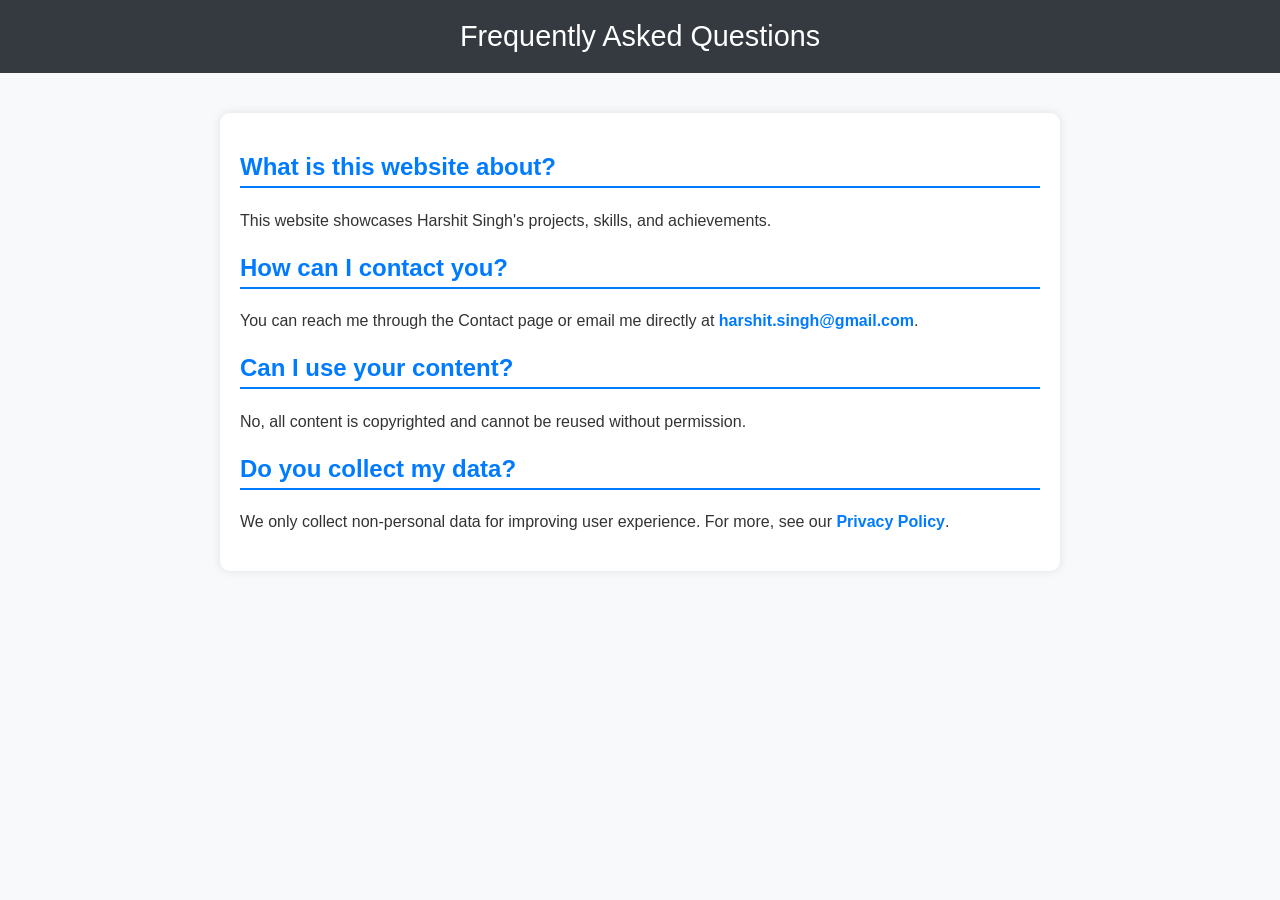
<file: faq.html>
<!DOCTYPE html>
<html lang="en">
<head>
    <meta charset="UTF-8">
    <meta name="viewport" content="width=device-width, initial-scale=1.0">
    <title>FAQs | Harshit Singh</title>
    <style>
        /* General Styles */
        body {
            font-family: Arial, sans-serif;
            margin: 0;
            padding: 0;
            background-color: #f8f9fa;
            color: #333;
        }

        /* Header */
        header {
            background-color: #343a40;
            color: white;
            text-align: center;
            padding: 20px;
            font-size: 1.8rem;
        }

        /* Main Section */
        section {
            max-width: 800px;
            margin: 40px auto;
            background: white;
            padding: 20px;
            border-radius: 10px;
            box-shadow: 0px 0px 10px rgba(0, 0, 0, 0.1);
        }

        h2 {
            color: #007bff;
            border-bottom: 2px solid #007bff;
            padding-bottom: 5px;
            margin-top: 20px;
        }

        p {
            line-height: 1.6;
        }

        /* Links */
        a {
            color: #007bff;
            text-decoration: none;
            font-weight: bold;
        }

        a:hover {
            text-decoration: underline;
        }

        /* Responsive Design */
        @media (max-width: 768px) {
            section {
                margin: 20px;
                padding: 15px;
            }
        }
    </style>
</head>
<body>

    <header>
        Frequently Asked Questions
    </header>

    <section>
        <h2>What is this website about?</h2>
        <p>This website showcases Harshit Singh's projects, skills, and achievements.</p>

        <h2>How can I contact you?</h2>
        <p>You can reach me through the Contact page or email me directly at 
            <a href="mailto:harshit.singh@flame.edu.in">harshit.singh@gmail.com</a>.
        </p>

        <h2>Can I use your content?</h2>
        <p>No, all content is copyrighted and cannot be reused without permission.</p>

        <h2>Do you collect my data?</h2>
        <p>We only collect non-personal data for improving user experience. For more, see our 
            <a href="privacy.html">Privacy Policy</a>.
        </p>
    </section>

</body>
</html>
</file>
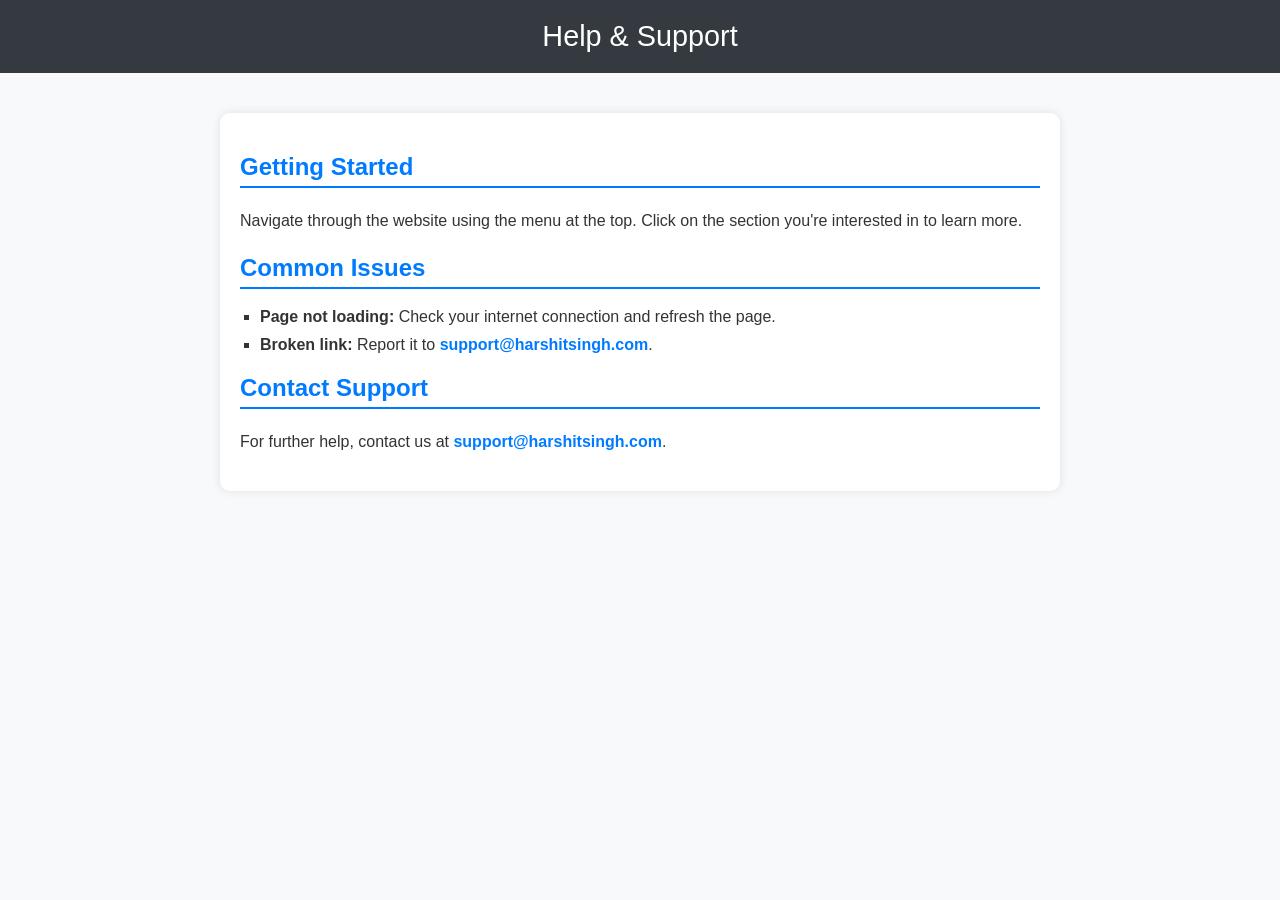
<file: help.html>
<!DOCTYPE html>
<html lang="en">
<head>
    <meta charset="UTF-8">
    <meta name="viewport" content="width=device-width, initial-scale=1.0">
    <title>Help | Harshit Singh</title>
    <style>
        /* General Styles */
        body {
            font-family: Arial, sans-serif;
            margin: 0;
            padding: 0;
            background-color: #f8f9fa;
            color: #333;
        }

        /* Header */
        header {
            background-color: #343a40;
            color: white;
            text-align: center;
            padding: 20px;
            font-size: 1.8rem;
        }

        /* Main Section */
        section {
            max-width: 800px;
            margin: 40px auto;
            background: white;
            padding: 20px;
            border-radius: 10px;
            box-shadow: 0px 0px 10px rgba(0, 0, 0, 0.1);
        }

        h2 {
            color: #007bff;
            border-bottom: 2px solid #007bff;
            padding-bottom: 5px;
            margin-top: 20px;
        }

        p {
            line-height: 1.6;
        }

        ul {
            list-style-type: square;
            padding-left: 20px;
        }

        li {
            margin-bottom: 10px;
        }

        /* Links */
        a {
            color: #007bff;
            text-decoration: none;
            font-weight: bold;
        }

        a:hover {
            text-decoration: underline;
        }

        /* Responsive Design */
        @media (max-width: 768px) {
            section {
                margin: 20px;
                padding: 15px;
            }
        }
    </style>
</head>
<body>

    <header>
        Help & Support
    </header>

    <section>
        <h2>Getting Started</h2>
        <p>Navigate through the website using the menu at the top. Click on the section you're interested in to learn more.</p>

        <h2>Common Issues</h2>
        <ul>
            <li><strong>Page not loading:</strong> Check your internet connection and refresh the page.</li>
            <li><strong>Broken link:</strong> Report it to <a href="mailto:harshit.singh@flame.edu.in">support@harshitsingh.com</a>.</li>
        </ul>

        <h2>Contact Support</h2>
        <p>For further help, contact us at <a href="mailto:harshit.singh@flame.edu.in">support@harshitsingh.com</a>.</p>
    </section>

</body>
</html>
</file>
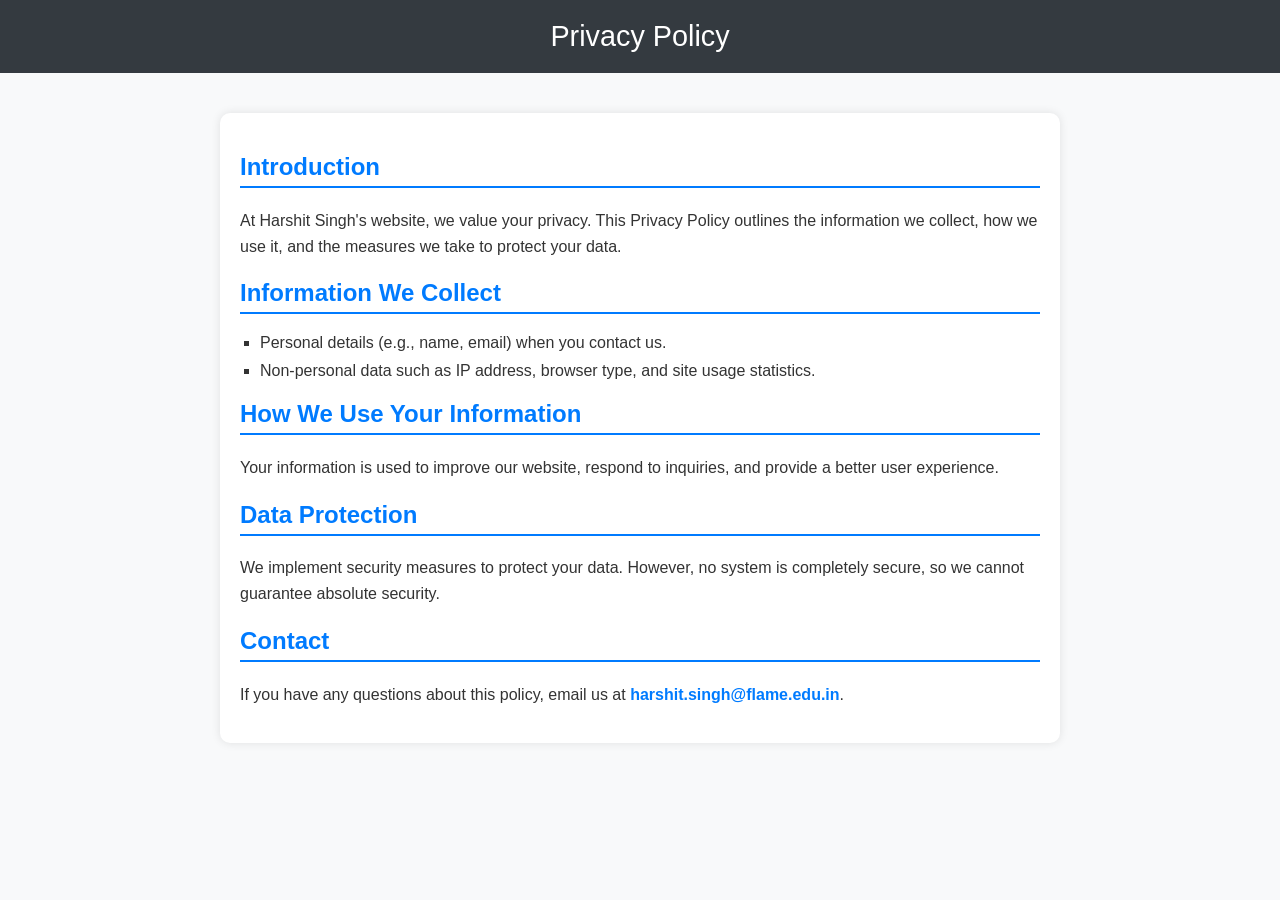
<file: privacy.html>
<!DOCTYPE html>
<html lang="en">
<head>
    <meta charset="UTF-8">
    <meta name="viewport" content="width=device-width, initial-scale=1.0">
    <title>Privacy Policy | Harshit Singh</title>
    <style>
        /* General Styles */
        body {
            font-family: Arial, sans-serif;
            margin: 0;
            padding: 0;
            background-color: #f8f9fa;
            color: #333;
        }

        /* Header */
        header {
            background-color: #343a40;
            color: white;
            text-align: center;
            padding: 20px;
            font-size: 1.8rem;
        }

        /* Main Section */
        section {
            max-width: 800px;
            margin: 40px auto;
            background: white;
            padding: 20px;
            border-radius: 10px;
            box-shadow: 0px 0px 10px rgba(0, 0, 0, 0.1);
        }

        h2 {
            color: #007bff;
            border-bottom: 2px solid #007bff;
            padding-bottom: 5px;
            margin-top: 20px;
        }

        p {
            line-height: 1.6;
        }

        ul {
            list-style-type: square;
            padding-left: 20px;
        }

        li {
            margin-bottom: 10px;
        }

        /* Links */
        a {
            color: #007bff;
            text-decoration: none;
            font-weight: bold;
        }

        a:hover {
            text-decoration: underline;
        }

        /* Responsive Design */
        @media (max-width: 768px) {
            section {
                margin: 20px;
                padding: 15px;
            }
        }
    </style>
</head>
<body>

    <header>
        Privacy Policy
    </header>

    <section>
        <h2>Introduction</h2>
        <p>At Harshit Singh's website, we value your privacy. This Privacy Policy outlines the information we collect, how we use it, and the measures we take to protect your data.</p>
        
        <h2>Information We Collect</h2>
        <ul>
            <li>Personal details (e.g., name, email) when you contact us.</li>
            <li>Non-personal data such as IP address, browser type, and site usage statistics.</li>
        </ul>

        <h2>How We Use Your Information</h2>
        <p>Your information is used to improve our website, respond to inquiries, and provide a better user experience.</p>

        <h2>Data Protection</h2>
        <p>We implement security measures to protect your data. However, no system is completely secure, so we cannot guarantee absolute security.</p>

        <h2>Contact</h2>
        <p>If you have any questions about this policy, email us at <a href="mailto:harshit.singh@flame.edu.in">harshit.singh@flame.edu.in</a>.</p>
    </section>

</body>
</html>
</file>
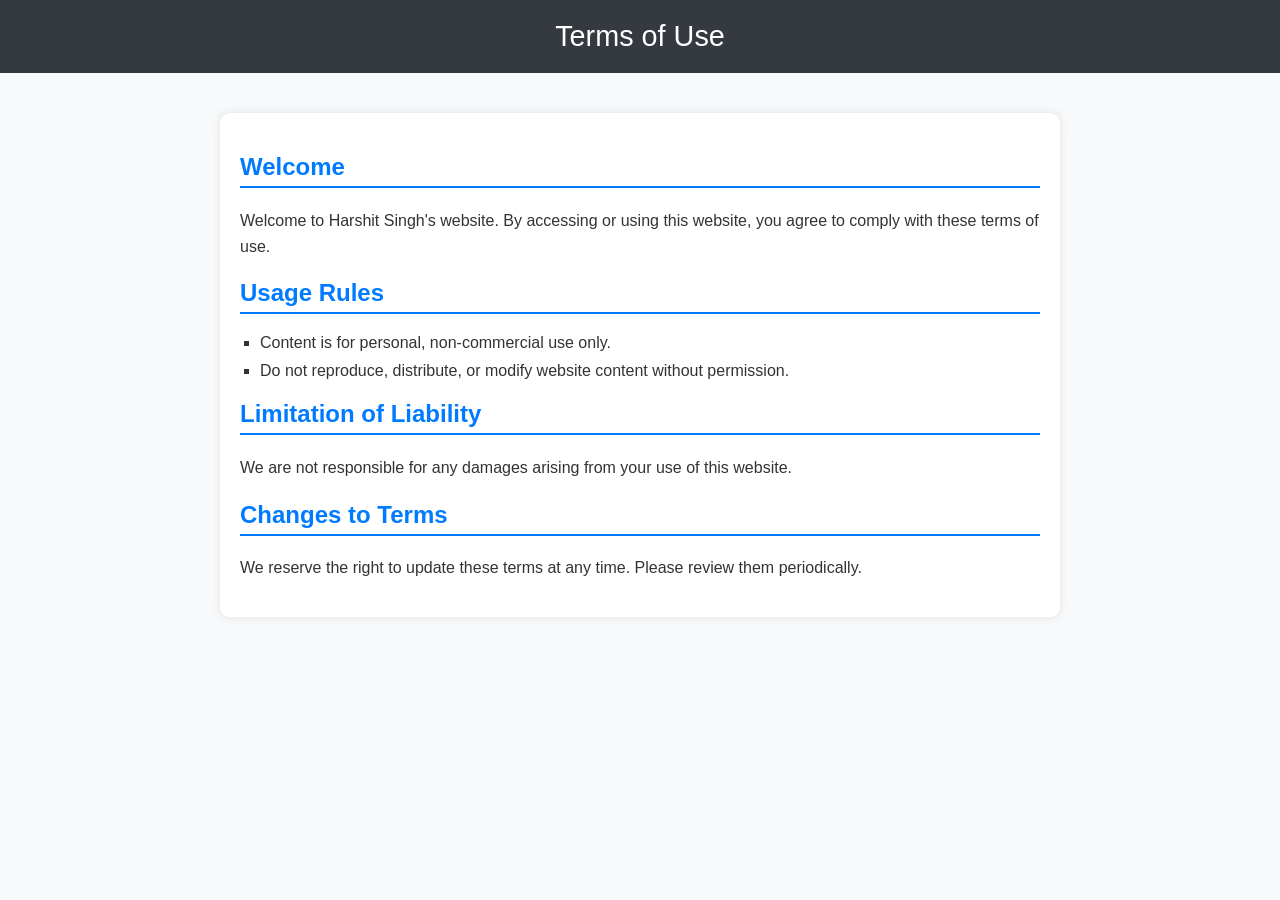
<file: terms.html>
<!DOCTYPE html>
<html lang="en">
<head>
    <meta charset="UTF-8">
    <meta name="viewport" content="width=device-width, initial-scale=1.0">
    <title>Terms of Use | Harshit Singh</title>
    <style>
        /* General Styles */
        body {
            font-family: Arial, sans-serif;
            margin: 0;
            padding: 0;
            background-color: #f8f9fa;
            color: #333;
        }

        /* Header */
        header {
            background-color: #343a40;
            color: white;
            text-align: center;
            padding: 20px;
            font-size: 1.8rem;
        }

        /* Main Section */
        section {
            max-width: 800px;
            margin: 40px auto;
            background: white;
            padding: 20px;
            border-radius: 10px;
            box-shadow: 0px 0px 10px rgba(0, 0, 0, 0.1);
        }

        h2 {
            color: #007bff;
            border-bottom: 2px solid #007bff;
            padding-bottom: 5px;
            margin-top: 20px;
        }

        p {
            line-height: 1.6;
        }

        ul {
            list-style-type: square;
            padding-left: 20px;
        }

        li {
            margin-bottom: 10px;
        }

        /* Responsive Design */
        @media (max-width: 768px) {
            section {
                margin: 20px;
                padding: 15px;
            }
        }
    </style>
</head>
<body>

    <header>
        Terms of Use
    </header>

    <section>
        <h2>Welcome</h2>
        <p>Welcome to Harshit Singh's website. By accessing or using this website, you agree to comply with these terms of use.</p>

        <h2>Usage Rules</h2>
        <ul>
            <li>Content is for personal, non-commercial use only.</li>
            <li>Do not reproduce, distribute, or modify website content without permission.</li>
        </ul>

        <h2>Limitation of Liability</h2>
        <p>We are not responsible for any damages arising from your use of this website.</p>

        <h2>Changes to Terms</h2>
        <p>We reserve the right to update these terms at any time. Please review them periodically.</p>
    </section>

</body>
</html>
</file>
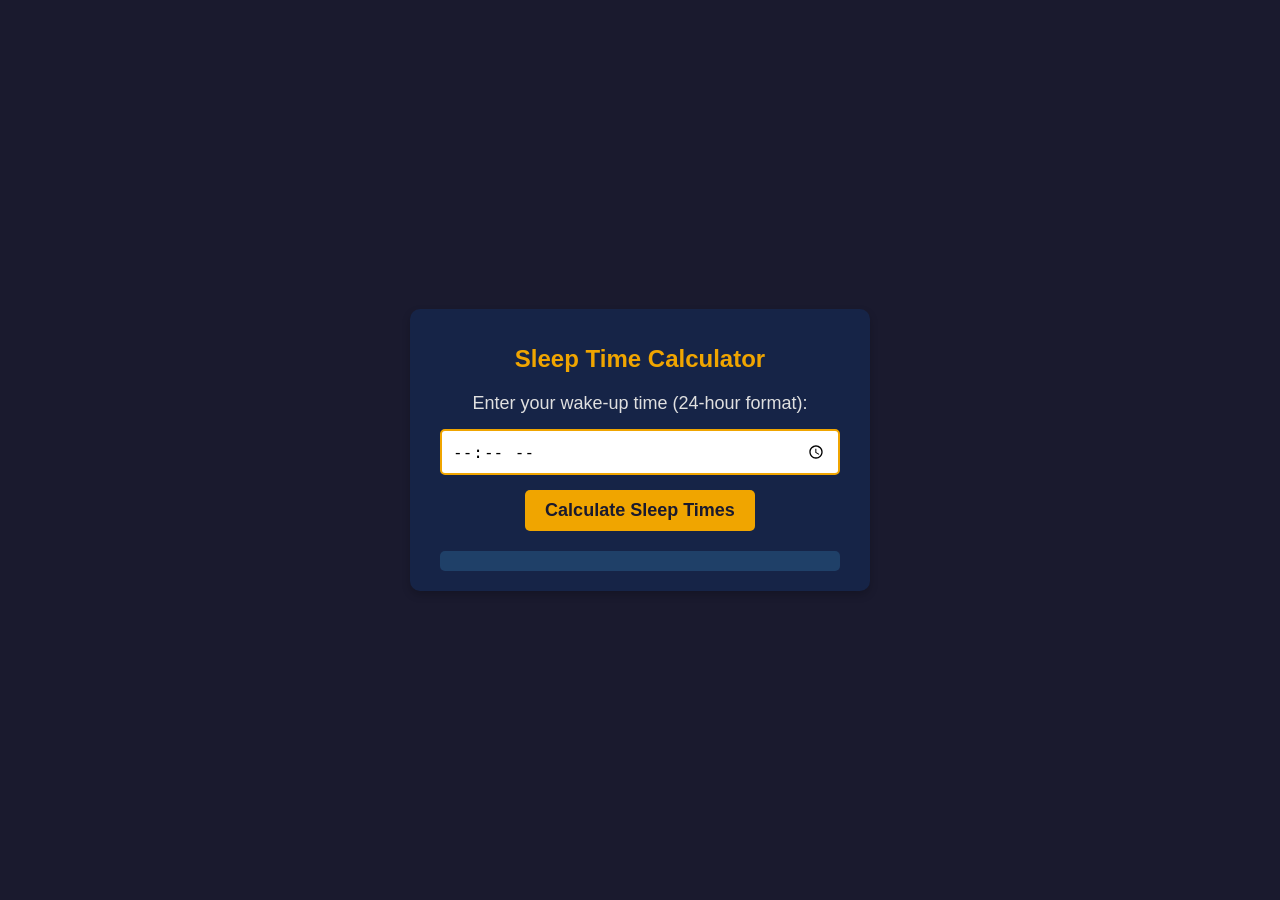
<file: img/sleep_calculator.html>
<!DOCTYPE html>
<html lang="en">
<head>
    <meta charset="UTF-8">
    <meta name="viewport" content="width=device-width, initial-scale=1.0">
    <title>Sleep Time Calculator</title>
    <style>
        body {
            font-family: Arial, sans-serif;
            background-color: #1a1a2e;
            color: #e0e0e0;
            margin: 0;
            padding: 0;
            display: flex;
            justify-content: center;
            align-items: center;
            height: 100vh;
        }

        .container {
            text-align: center;
            background: #162447;
            border-radius: 10px;
            box-shadow: 0 4px 8px rgba(0, 0, 0, 0.2);
            padding: 20px 30px;
            max-width: 400px;
            width: 100%;
        }

        h1 {
            font-size: 24px;
            color: #f0a500;
            margin-bottom: 20px;
        }

        label {
            font-size: 18px;
            color: #e0e0e0;
        }

        input {
            width: 100%;
            padding: 10px;
            margin: 15px 0;
            border: 2px solid #f0a500;
            border-radius: 5px;
            font-size: 16px;
            box-sizing: border-box;
        }

        button {
            background-color: #f0a500;
            color: #1a1a2e;
            border: none;
            padding: 10px 20px;
            font-size: 18px;
            font-weight: bold;
            border-radius: 5px;
            cursor: pointer;
            transition: background-color 0.3s ease;
        }

        button:hover {
            background-color: #e09d00;
        }

        .output {
            margin-top: 20px;
            padding: 10px;
            background-color: #1f4068;
            border-radius: 5px;
            font-size: 16px;
            color: #e0e0e0;
            text-align: left;
        }

        .output p {
            margin: 5px 0;
        }
    </style>
</head>
<body>
    <div class="container">
        <h1>Sleep Time Calculator</h1>
        <label for="wake-up-time">Enter your wake-up time (24-hour format):</label>
        <input type="time" id="wake-up-time" required>
        <button onclick="calculateSleepTimes()">Calculate Sleep Times</button>

        <div class="output" id="output"></div>
    </div>

    <script>
        function calculateSleepTimes() {
            const wakeUpTimeInput = document.getElementById("wake-up-time").value;
            const outputDiv = document.getElementById("output");
            outputDiv.innerHTML = ""; // Clear previous output

            if (!wakeUpTimeInput) {
                outputDiv.innerHTML = "<p>Please enter a valid wake-up time.</p>";
                return;
            }

            const wakeUpTime = new Date(`1970-01-01T${wakeUpTimeInput}:00`);
            const sleepCycleMinutes = 90;
            const maxCycles = 6;
            const sleepTimes = [];

            for (let cycle = 1; cycle <= maxCycles; cycle++) {
                const sleepTime = new Date(wakeUpTime - sleepCycleMinutes * cycle * 60000);
                const hours = sleepTime.getHours().toString().padStart(2, '0');
                const minutes = sleepTime.getMinutes().toString().padStart(2, '0');
                sleepTimes.push(`${hours}:${minutes}`);
            }

            outputDiv.innerHTML = "<p>To wake up refreshed, you should fall asleep at one of these times:</p>";
            sleepTimes.forEach(time => {
                outputDiv.innerHTML += `<p>- ${time}</p>`;
            });
        }
    </script>
</body>
</html>
</file>
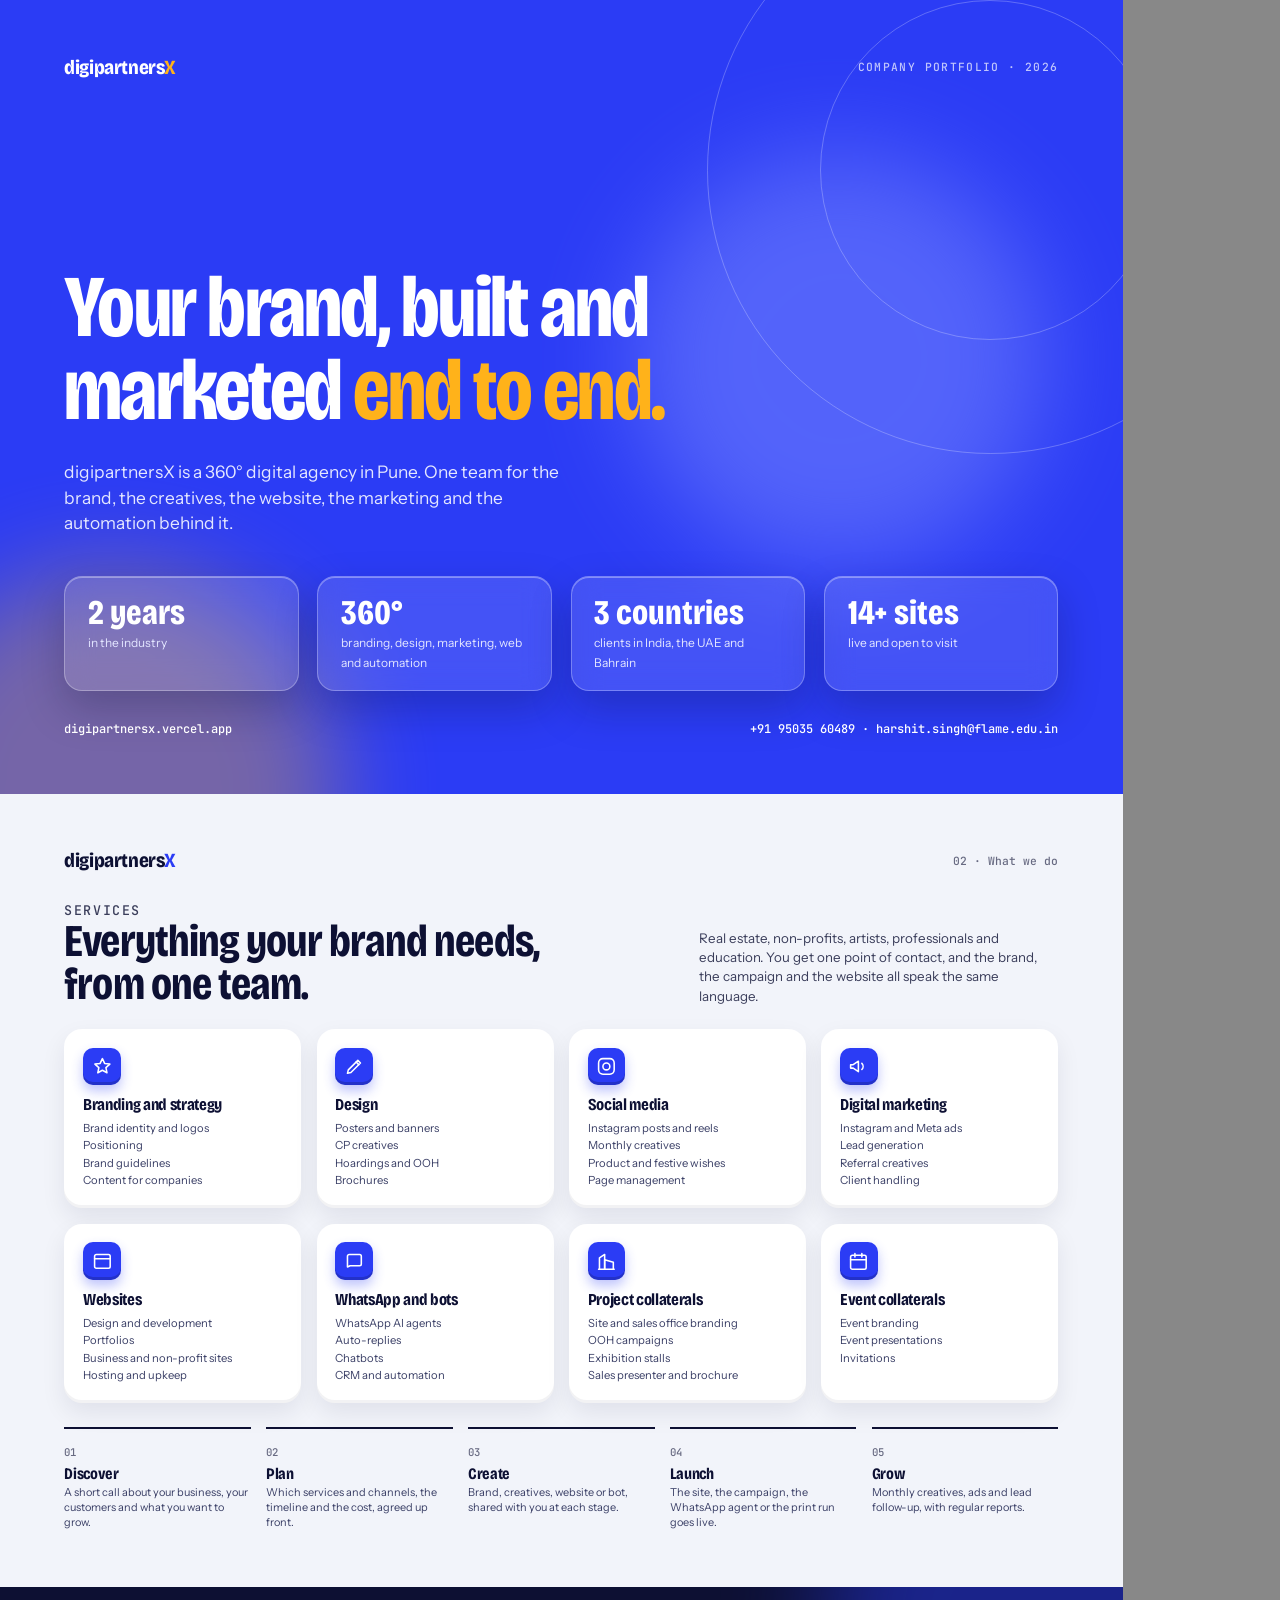
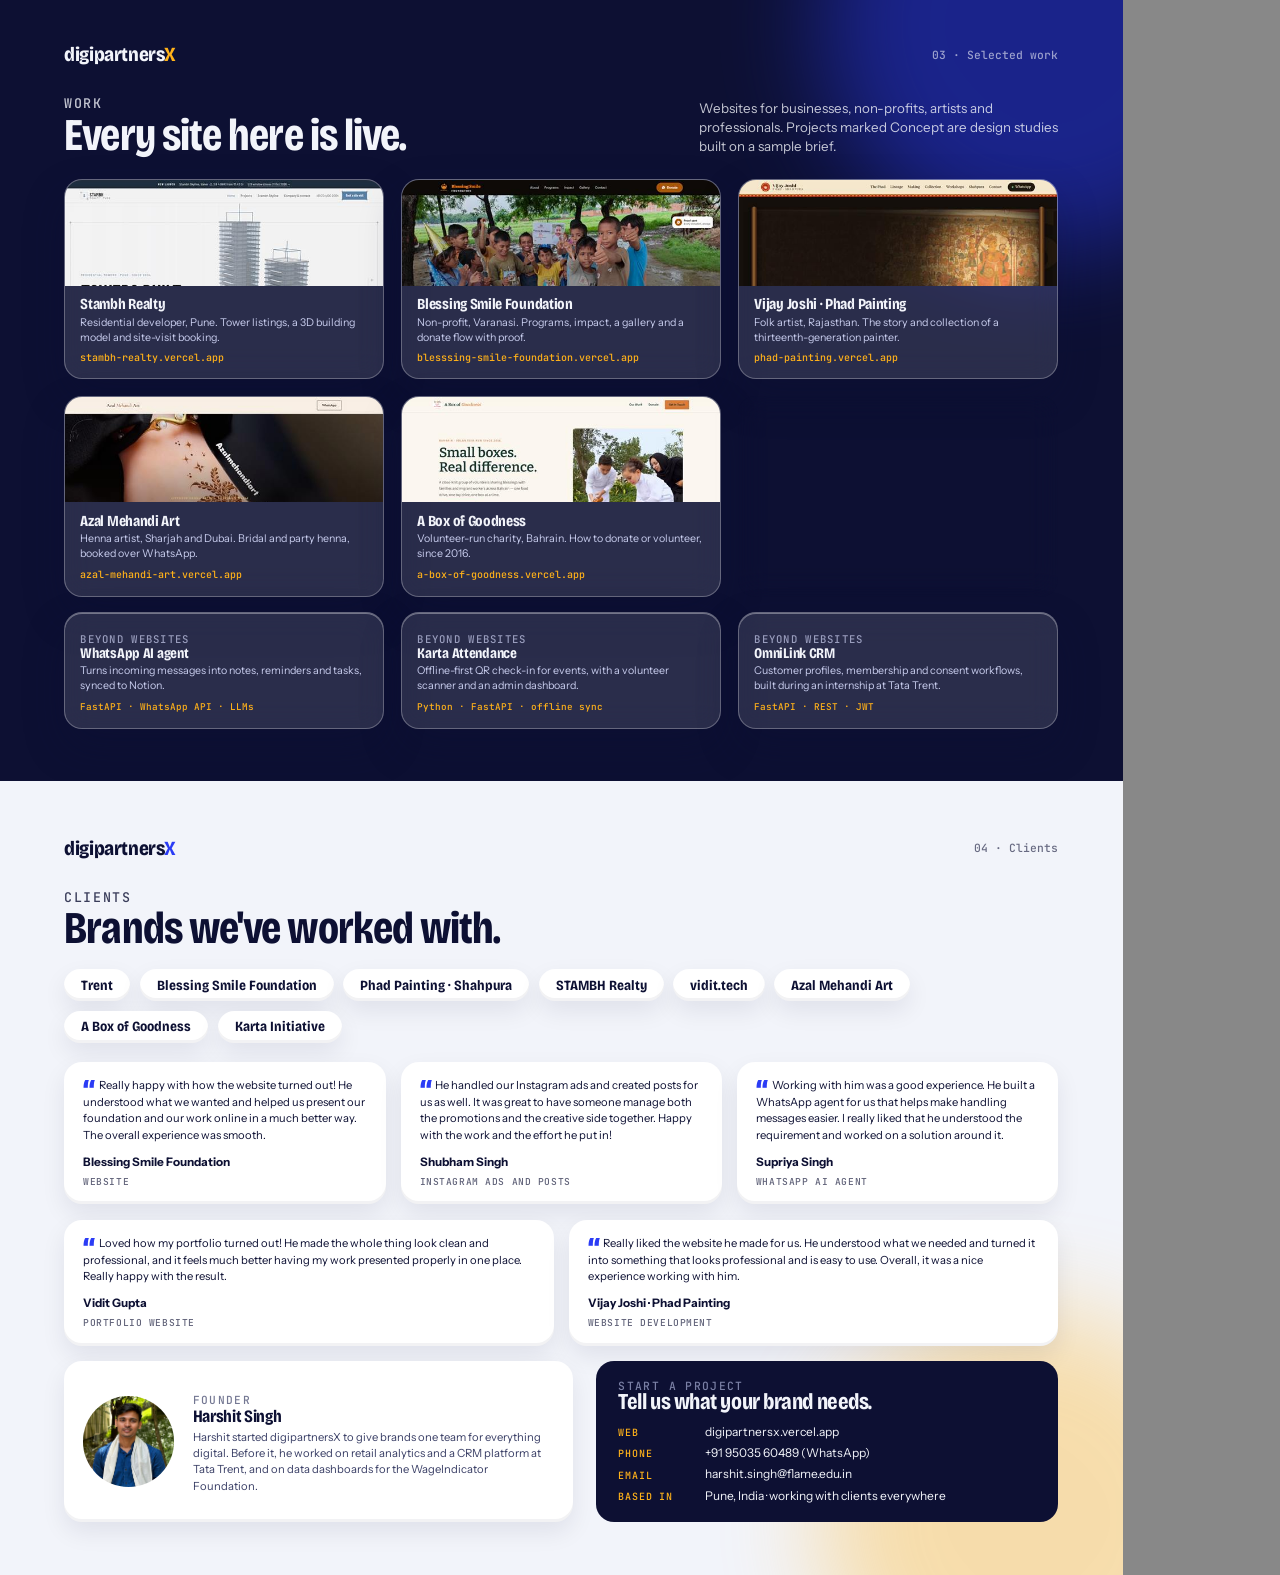
<file: portfolio/digipartnersX-portfolio.html>
<!doctype html>
<html lang="en">
<head>
<meta charset="utf-8">
<title>digipartnersX · Company portfolio</title>
<link href="https://fonts.googleapis.com/css2?family=Bricolage+Grotesque:opsz,wdth,wght@12..96,75..100,400..800&family=Instrument+Sans:wght@400;500;600&family=JetBrains+Mono:wght@400;500&display=swap" rel="stylesheet">
<style>
@page { size: 297mm 210mm; margin: 0; }
:root {
  --ink: #0D1033; --paper: #F2F4FA; --ultra: #2B3CF5; --marigold: #FFB21A;
  --display: "Bricolage Grotesque", "Arial Narrow", sans-serif;
  --text: "Instrument Sans", "Segoe UI", sans-serif;
  --mono: "JetBrains Mono", Consolas, monospace;
}
* { box-sizing: border-box; margin: 0; padding: 0; }
html, body { background: #888; }
body { font-family: var(--text); color: var(--ink); -webkit-print-color-adjust: exact; print-color-adjust: exact; }
.page { width: 297mm; height: 210mm; position: relative; overflow: hidden; page-break-after: always; padding: 15mm 17mm; display: flex; flex-direction: column; }
.page:last-child { page-break-after: auto; }
.ink { background: var(--ink); color: var(--paper); }
.ultra { background: var(--ultra); color: #fff; }
.paper { background: var(--paper); }
.marigold { background: var(--marigold); }
h1, h2, h3 { font-family: var(--display); font-stretch: 80%; letter-spacing: -.02em; line-height: .95; }
.k { font: 500 8.5pt/1 var(--mono); letter-spacing: .12em; text-transform: uppercase; opacity: .7; }
.top { display: flex; justify-content: space-between; align-items: center; }
.brand { font: 750 15pt/1 var(--display); font-stretch: 85%; letter-spacing: -.02em; }
.brand b { color: var(--marigold); }
.paper .brand b, .marigold .brand b { color: var(--ultra); }
.pg { font: 500 8.5pt var(--mono); opacity: .6; }

/* glass and clay, echoing the site */
.glass { background: rgba(255,255,255,.12); border: 1px solid rgba(255,255,255,.28); border-radius: 18px;
  box-shadow: inset 0 1px 0 rgba(255,255,255,.35), 0 18px 40px rgba(13,16,51,.25); backdrop-filter: blur(14px); }
.clay { background: #fff; border-radius: 18px; box-shadow: 0 10px 24px rgba(13,16,51,.08), inset 0 -3px 0 rgba(13,16,51,.05); }
.blob { position: absolute; border-radius: 50%; filter: blur(50px); opacity: .55; }

/* 1. cover */
.cover h1 { font-size: 66pt; max-width: 175mm; margin-top: auto; }
.cover h1 em { font-style: normal; color: var(--marigold); }
.cover .lede { font-size: 13pt; line-height: 1.45; max-width: 140mm; margin-top: 7mm; color: #E3E6FF; }
.stats { display: grid; grid-template-columns: repeat(4, 1fr); gap: 5mm; margin-top: 11mm; }
.stats div { padding: 5mm 6mm; }
.stats strong { display: block; font: 750 26pt/1 var(--display); font-stretch: 78%; }
.stats span { font-size: 9pt; color: #E3E6FF; }
.cover .foot { display: flex; justify-content: space-between; margin-top: 8mm; font: 500 9pt var(--mono); }
.ring { position: absolute; right: -40mm; top: -30mm; width: 150mm; height: 150mm; border-radius: 50%; border: 1px solid rgba(255,255,255,.25); }
.ring.r2 { right: -10mm; top: 0; width: 90mm; height: 90mm; }

/* 2. services */
.head { display: flex; justify-content: space-between; align-items: flex-end; margin: 8mm 0 6mm; gap: 12mm; }
.head h2 { font-size: 34pt; }
.head p { max-width: 95mm; font-size: 10pt; line-height: 1.45; opacity: .8; }
.svcs { display: grid; grid-template-columns: repeat(4, 1fr); gap: 4mm; }
.svc { padding: 5mm; }
.svc i { display: grid; place-items: center; width: 10mm; height: 10mm; border-radius: 10px; background: var(--ultra); margin-bottom: 3mm;
  box-shadow: inset 0 -3px 0 rgba(0,0,0,.18), 0 6px 12px rgba(43,60,245,.3); }
.svc svg { width: 5.5mm; height: 5.5mm; fill: none; stroke: #fff; stroke-width: 1.8; stroke-linecap: round; stroke-linejoin: round; }
.svc h3 { font-size: 12.5pt; margin-bottom: 2mm; }
.svc ul { list-style: none; font-size: 8.4pt; line-height: 1.55; color: #3A3F66; }
.steps { display: grid; grid-template-columns: repeat(5, 1fr); gap: 4mm; margin-top: auto; }
.steps div { border-top: 2px solid var(--ink); padding-top: 3mm; }
.steps b { font: 500 8pt var(--mono); opacity: .6; }
.steps h3 { font-size: 12pt; margin: 1.5mm 0 1mm; }
.steps p { font-size: 8.2pt; line-height: 1.4; color: #3A3F66; }

/* 3. work */
.work { display: grid; grid-template-columns: repeat(3, 1fr); gap: 4.5mm; }
.card { overflow: hidden; }
.card img { display: block; width: 100%; height: 28mm; object-fit: cover; object-position: top; }
.card div { padding: 3mm 4mm 3.5mm; }
.card h3 { font-size: 11.5pt; }
.card p { font-size: 8pt; line-height: 1.4; color: #C9CEEE; margin-top: 1mm; }
.card .u { font: 500 7.5pt var(--mono); color: var(--marigold); margin-top: 1.5mm; }
.tag { display: inline-block; font: 500 6.5pt var(--mono); text-transform: uppercase; letter-spacing: .08em; padding: .6mm 1.6mm; border-radius: 99px; background: rgba(255,178,26,.18); color: var(--marigold); margin-left: 1.5mm; vertical-align: middle; }
.beyond { display: grid; grid-template-columns: repeat(3, 1fr); gap: 4.5mm; margin-top: auto; padding-top: 4mm; }
.beyond div { padding: 4mm; }
.beyond h3 { font-size: 11pt; }
.beyond p { font-size: 8pt; line-height: 1.4; color: #C9CEEE; margin-top: 1mm; }
.beyond small { display: block; font: 500 7pt var(--mono); color: var(--marigold); margin-top: 1.5mm; }

/* 4. clients */
.logos { display: flex; flex-wrap: wrap; gap: 2.5mm; margin-bottom: 5mm; }
.logos span { padding: 2mm 4.5mm; font: 700 10.5pt var(--display); font-stretch: 85%; }
.quotes { display: grid; grid-template-columns: repeat(6, 1fr); gap: 4mm; }
.quote { grid-column: span 2; }
.quote.w { grid-column: span 3; }
.quote { padding: 4mm 5mm; }
.quote p { font-size: 8.4pt; line-height: 1.5; }
.quote p::before { content: "\201C"; font: 800 22pt/0 var(--display); color: var(--ultra); vertical-align: -9pt; margin-right: 1mm; }
.quote b { display: block; margin-top: 3mm; font-size: 8.8pt; }
.quote small { font: 500 7.2pt var(--mono); opacity: .65; text-transform: uppercase; letter-spacing: .06em; }
.close { display: grid; grid-template-columns: 1.1fr 1fr; gap: 6mm; margin-top: auto; padding-top: 4mm; }
.founder { display: flex; gap: 5mm; padding: 5mm; align-items: center; }
.founder img { width: 24mm; height: 24mm; border-radius: 50%; object-fit: cover; }
.founder h3 { font-size: 13pt; }
.founder p { font-size: 8.4pt; line-height: 1.45; color: #3A3F66; margin-top: 1mm; }
.contact { padding: 5mm 6mm; background: var(--ink); color: var(--paper); border-radius: 18px; }
.contact h3 { font-size: 17pt; }
.contact dl { display: grid; grid-template-columns: 20mm 1fr; gap: 1.6mm 3mm; margin-top: 3mm; font-size: 9pt; }
.contact dt { font: 500 7.5pt var(--mono); text-transform: uppercase; letter-spacing: .08em; color: var(--marigold); padding-top: .6mm; }
</style>
</head>
<body>

<!-- 1 · Cover -->
<section class="page ultra cover">
  <div class="blob" style="width:120mm;height:120mm;background:#FFB21A;left:-30mm;bottom:-60mm;opacity:.35"></div>
  <div class="blob" style="width:110mm;height:110mm;background:#7C8BFF;right:20mm;top:40mm;opacity:.5"></div>
  <div class="ring"></div><div class="ring r2"></div>
  <div class="top" style="position:relative"><span class="brand">digipartners<b>X</b></span><span class="k">Company portfolio · 2026</span></div>
  <h1 style="position:relative">Your brand, built and marketed <em>end to end.</em></h1>
  <p class="lede" style="position:relative">digipartnersX is a 360° digital agency in Pune. One team for the brand, the creatives, the website, the marketing and the automation behind it.</p>
  <div class="stats" style="position:relative">
    <div class="glass"><strong>2 years</strong><span>in the industry</span></div>
    <div class="glass"><strong>360°</strong><span>branding, design, marketing, web and automation</span></div>
    <div class="glass"><strong>3 countries</strong><span>clients in India, the UAE and Bahrain</span></div>
    <div class="glass"><strong>14+ sites</strong><span>live and open to visit</span></div>
  </div>
  <div class="foot" style="position:relative"><span>digipartnersx.vercel.app</span><span>+91 95035 60489 · harshit.singh@flame.edu.in</span></div>
</section>

<!-- 2 · Services and process -->
<section class="page paper">
  <div class="top"><span class="brand">digipartners<b>X</b></span><span class="pg">02 · What we do</span></div>
  <div class="head"><div><p class="k">Services</p><h2>Everything your brand needs,<br>from one team.</h2></div>
    <p>Real estate, non-profits, artists, professionals and education. You get one point of contact, and the brand, the campaign and the website all speak the same language.</p></div>
  <div class="svcs">
    <div class="svc clay"><i><svg viewBox="0 0 24 24"><path d="M12 3l2.6 5.6 6 .7-4.5 4.1 1.2 6-5.3-3-5.3 3 1.2-6L3.4 9.3l6-.7z"/></svg></i><h3>Branding and strategy</h3><ul><li>Brand identity and logos</li><li>Positioning</li><li>Brand guidelines</li><li>Content for companies</li></ul></div>
    <div class="svc clay"><i><svg viewBox="0 0 24 24"><path d="M4 20l4-1 11-11-3-3L5 16z"/><path d="M14 7l3 3"/></svg></i><h3>Design</h3><ul><li>Posters and banners</li><li>CP creatives</li><li>Hoardings and OOH</li><li>Brochures</li></ul></div>
    <div class="svc clay"><i><svg viewBox="0 0 24 24"><rect x="3" y="3" width="18" height="18" rx="5"/><circle cx="12" cy="12" r="4"/></svg></i><h3>Social media</h3><ul><li>Instagram posts and reels</li><li>Monthly creatives</li><li>Product and festive wishes</li><li>Page management</li></ul></div>
    <div class="svc clay"><i><svg viewBox="0 0 24 24"><path d="M3 10v4h3l6 4V6L6 10z"/><path d="M16 8.5a5 5 0 010 7"/></svg></i><h3>Digital marketing</h3><ul><li>Instagram and Meta ads</li><li>Lead generation</li><li>Referral creatives</li><li>Client handling</li></ul></div>
    <div class="svc clay"><i><svg viewBox="0 0 24 24"><rect x="3" y="4" width="18" height="16" rx="2"/><path d="M3 9h18"/></svg></i><h3>Websites</h3><ul><li>Design and development</li><li>Portfolios</li><li>Business and non-profit sites</li><li>Hosting and upkeep</li></ul></div>
    <div class="svc clay"><i><svg viewBox="0 0 24 24"><path d="M4 18.5V6a2 2 0 012-2h12a2 2 0 012 2v9a2 2 0 01-2 2H7z"/></svg></i><h3>WhatsApp and bots</h3><ul><li>WhatsApp AI agents</li><li>Auto-replies</li><li>Chatbots</li><li>CRM and automation</li></ul></div>
    <div class="svc clay"><i><svg viewBox="0 0 24 24"><path d="M4 21V8l6-4v17"/><path d="M10 21V10l10 3v8"/><path d="M3 21h18"/></svg></i><h3>Project collaterals</h3><ul><li>Site and sales office branding</li><li>OOH campaigns</li><li>Exhibition stalls</li><li>Sales presenter and brochure</li></ul></div>
    <div class="svc clay"><i><svg viewBox="0 0 24 24"><rect x="3" y="5" width="18" height="16" rx="2"/><path d="M3 10h18M8 3v4M16 3v4"/></svg></i><h3>Event collaterals</h3><ul><li>Event branding</li><li>Event presentations</li><li>Invitations</li></ul></div>
  </div>
  <div class="steps">
    <div><b>01</b><h3>Discover</h3><p>A short call about your business, your customers and what you want to grow.</p></div>
    <div><b>02</b><h3>Plan</h3><p>Which services and channels, the timeline and the cost, agreed up front.</p></div>
    <div><b>03</b><h3>Create</h3><p>Brand, creatives, website or bot, shared with you at each stage.</p></div>
    <div><b>04</b><h3>Launch</h3><p>The site, the campaign, the WhatsApp agent or the print run goes live.</p></div>
    <div><b>05</b><h3>Grow</h3><p>Monthly creatives, ads and lead follow-up, with regular reports.</p></div>
  </div>
</section>

<!-- 3 · Work -->
<section class="page ink">
  <div class="blob" style="width:120mm;height:120mm;background:#2B3CF5;right:-40mm;top:-50mm;opacity:.45"></div>
  <div class="top" style="position:relative"><span class="brand">digipartners<b>X</b></span><span class="pg">03 · Selected work</span></div>
  <div class="head" style="position:relative"><div><p class="k">Work</p><h2>Every site here is live.</h2></div>
    <p>Websites for businesses, non-profits, artists and professionals. Projects marked Concept are design studies built on a sample brief.</p></div>
  <div class="work" style="position:relative">
    <div class="card glass"><img src="../assets/work/stambh-s.jpg" alt=""><div><h3>Stambh Realty</h3><p>Residential developer, Pune. Tower listings, a 3D building model and site-visit booking.</p><p class="u">stambh-realty.vercel.app</p></div></div>
    <div class="card glass"><img src="../assets/work/blessing-s.jpg" alt=""><div><h3>Blessing Smile Foundation</h3><p>Non-profit, Varanasi. Programs, impact, a gallery and a donate flow with proof.</p><p class="u">blesssing-smile-foundation.vercel.app</p></div></div>
    <div class="card glass"><img src="../assets/work/phad-s.jpg" alt=""><div><h3>Vijay Joshi · Phad Painting</h3><p>Folk artist, Rajasthan. The story and collection of a thirteenth-generation painter.</p><p class="u">phad-painting.vercel.app</p></div></div>
    <div class="card glass"><img src="../assets/work/azal-s.jpg" alt=""><div><h3>Azal Mehandi Art</h3><p>Henna artist, Sharjah and Dubai. Bridal and party henna, booked over WhatsApp.</p><p class="u">azal-mehandi-art.vercel.app</p></div></div>
    <div class="card glass"><img src="../assets/work/boxofgoodness-s.jpg" alt=""><div><h3>A Box of Goodness</h3><p>Volunteer-run charity, Bahrain. How to donate or volunteer, since 2016.</p><p class="u">a-box-of-goodness.vercel.app</p></div></div>
    <div class="card glass"><img src="../assets/work/saanjh-s.jpg" alt=""><div><h3>Studio Saanjh <span class="tag">Concept</span></h3><p>Interior design studio, Pune. Projects, process and enquiries over WhatsApp.</p><p class="u">studio-saanjh-two.vercel.app</p></div></div>
  </div>
  <div class="beyond" style="position:relative">
    <div class="glass"><p class="k">Beyond websites</p><h3>WhatsApp AI agent</h3><p>Turns incoming messages into notes, reminders and tasks, synced to Notion.</p><small>FastAPI · WhatsApp API · LLMs</small></div>
    <div class="glass"><p class="k">Beyond websites</p><h3>Karta Attendance</h3><p>Offline-first QR check-in for events, with a volunteer scanner and an admin dashboard.</p><small>Python · FastAPI · offline sync</small></div>
    <div class="glass"><p class="k">Beyond websites</p><h3>OmniLink CRM</h3><p>Customer profiles, membership and consent workflows, built during an internship at Tata Trent.</p><small>FastAPI · REST · JWT</small></div>
  </div>
</section>

<!-- 4 · Clients, founder, contact -->
<section class="page paper">
  <div class="blob" style="width:110mm;height:110mm;background:#FFB21A;right:-30mm;bottom:-40mm;opacity:.35"></div>
  <div class="top" style="position:relative"><span class="brand">digipartners<b>X</b></span><span class="pg">04 · Clients</span></div>
  <div class="head" style="position:relative;margin-bottom:5mm"><div><p class="k">Clients</p><h2>Brands we've worked with.</h2></div></div>
  <div class="logos" style="position:relative">
    <span class="clay">Trent</span><span class="clay">Blessing Smile Foundation</span><span class="clay">Phad Painting · Shahpura</span><span class="clay">STAMBH Realty</span><span class="clay">vidit.tech</span><span class="clay">Azal Mehandi Art</span><span class="clay">A Box of Goodness</span><span class="clay">Karta Initiative</span>
  </div>
  <div class="quotes" style="position:relative">
    <div class="quote clay"><p>Really happy with how the website turned out! He understood what we wanted and helped us present our foundation and our work online in a much better way. The overall experience was smooth.</p><b>Blessing Smile Foundation</b><small>Website</small></div>
    <div class="quote clay"><p>He handled our Instagram ads and created posts for us as well. It was great to have someone manage both the promotions and the creative side together. Happy with the work and the effort he put in!</p><b>Shubham Singh</b><small>Instagram ads and posts</small></div>
    <div class="quote clay"><p>Working with him was a good experience. He built a WhatsApp agent for us that helps make handling messages easier. I really liked that he understood the requirement and worked on a solution around it.</p><b>Supriya Singh</b><small>WhatsApp AI agent</small></div>
    <div class="quote clay w"><p>Loved how my portfolio turned out! He made the whole thing look clean and professional, and it feels much better having my work presented properly in one place. Really happy with the result.</p><b>Vidit Gupta</b><small>Portfolio website</small></div>
    <div class="quote clay w"><p>Really liked the website he made for us. He understood what we needed and turned it into something that looks professional and is easy to use. Overall, it was a nice experience working with him.</p><b>Vijay Joshi · Phad Painting</b><small>Website development</small></div>
  </div>
  <div class="close" style="position:relative">
    <div class="founder clay"><img src="../assets/harshit.jpg" alt=""><div><p class="k">Founder</p><h3>Harshit Singh</h3><p>Harshit started digipartnersX to give brands one team for everything digital. Before it, he worked on retail analytics and a CRM platform at Tata Trent, and on data dashboards for the WageIndicator Foundation.</p></div></div>
    <div class="contact"><p class="k" style="color:#A9B0D6">Start a project</p><h3>Tell us what your brand needs.</h3>
      <dl><dt>Web</dt><dd>digipartnersx.vercel.app</dd><dt>Phone</dt><dd>+91 95035 60489 (WhatsApp)</dd><dt>Email</dt><dd>harshit.singh@flame.edu.in</dd><dt>Based in</dt><dd>Pune, India · working with clients everywhere</dd></dl></div>
  </div>
</section>
</body>
</html>
</file>
<file: assets/css/site.css>
/* Harshit Singh · portfolio
   Palette: ink #0D1033 · paper #F2F4FA · ultramarine #2B3CF5 · marigold #FFB21A
   Type: Bricolage Grotesque (display) · Instrument Sans (text) · JetBrains Mono (URLs, labels) */

/* Registered so section themes can cross-fade instead of snapping. */
@property --bg { syntax: '<color>'; inherits: true; initial-value: #F2F4FA; }
@property --fg { syntax: '<color>'; inherits: true; initial-value: #0D1033; }
@property --muted { syntax: '<color>'; inherits: true; initial-value: #585D7E; }
@property --line { syntax: '<color>'; inherits: true; initial-value: rgba(13, 16, 51, .16); }
@property --accent { syntax: '<color>'; inherits: true; initial-value: #2B3CF5; }
@property --on-accent { syntax: '<color>'; inherits: true; initial-value: #FFFFFF; }
@property --surface { syntax: '<color>'; inherits: true; initial-value: #FFFFFF; }
@property --spark { syntax: '<color>'; inherits: true; initial-value: #FFB21A; }

:root {
    --ink: #0D1033;
    --paper: #F2F4FA;
    --ultra: #2B3CF5;
    --marigold: #FFB21A;
    --display: "Bricolage Grotesque", "Arial Narrow", system-ui, sans-serif;
    --text: "Instrument Sans", system-ui, -apple-system, "Segoe UI", sans-serif;
    --mono: "JetBrains Mono", ui-monospace, "Cascadia Mono", Consolas, monospace;
    --gutter: clamp(18px, 4vw, 56px);
    --nav-h: 64px;
    --ease: cubic-bezier(.2, .7, .2, 1);
}

body[data-theme="ink"] {
    --bg: #0D1033; --fg: #F2F4FA; --muted: #A9B0D6; --line: rgba(242, 244, 250, .2);
    --accent: #FFB21A; --on-accent: #0D1033; --surface: #171B4D; --spark: #FFB21A;
}
body[data-theme="ultra"] {
    --bg: #2B3CF5; --fg: #FFFFFF; --muted: #D6DAFF; --line: rgba(255, 255, 255, .3);
    --accent: #FFB21A; --on-accent: #0D1033; --surface: #3F4FF7; --spark: #FFB21A;
}
body[data-theme="marigold"] {
    --bg: #FFB21A; --fg: #0D1033; --muted: #4A3907; --line: rgba(13, 16, 51, .26);
    --accent: #0D1033; --on-accent: #FFB21A; --surface: #FFD27A; --spark: #2B3CF5;
}

*, *::before, *::after { box-sizing: border-box; }

html { scroll-behavior: smooth; -webkit-text-size-adjust: 100%; }

body {
    margin: 0;
    background: var(--bg);
    color: var(--fg);
    font-family: var(--text);
    font-size: 1.0625rem;
    line-height: 1.55;
    overflow-x: clip;
    -webkit-font-smoothing: antialiased;
    transition: --bg .8s ease, --fg .8s ease, --muted .8s ease, --line .8s ease,
        --accent .8s ease, --on-accent .8s ease, --surface .8s ease, --spark .8s ease;
}

img { max-width: 100%; height: auto; display: block; }
a { color: inherit; }
h1, h2, h3, h4, p, ul, dl, dd, figure { margin: 0; }
ul { padding: 0; list-style: none; }
section[id] { scroll-margin-top: var(--nav-h); }

:focus-visible { outline: 2.5px solid var(--accent); outline-offset: 3px; border-radius: 4px; }

.wrap { width: min(1240px, 100% - 2 * var(--gutter)); margin-inline: auto; }

.skip {
    position: absolute; left: 12px; top: -60px; z-index: 900;
    background: var(--fg); color: var(--bg); padding: .6em 1em; border-radius: 8px;
}
.skip:focus { top: 12px; }

/* ---------- Type ---------- */

h1, h2, .display {
    font-family: var(--display);
    font-stretch: 78%;
    font-weight: 750;
    letter-spacing: -.02em;
    line-height: .98;
    text-wrap: balance;
}
h2 { font-size: clamp(2rem, 4.6vw, 3.9rem); max-width: 20ch; }
h3 { font-family: var(--display); font-stretch: 86%; font-weight: 700; font-size: 1.375rem; line-height: 1.15; letter-spacing: -.01em; }

.eyebrow {
    font-family: var(--mono);
    font-size: .75rem;
    letter-spacing: .08em;
    text-transform: uppercase;
    color: var(--muted);
    margin-bottom: 1.1em;
}

.tag {
    display: inline-block;
    font-family: var(--mono);
    font-size: .6875rem;
    font-weight: 500;
    letter-spacing: .06em;
    text-transform: uppercase;
    line-height: 1;
    padding: .34em .55em .3em;
    border: 1px solid var(--line);
    border-radius: 5px;
    color: var(--muted);
    vertical-align: .18em;
}

/* ---------- Buttons ---------- */

.btn {
    display: inline-flex; align-items: center; gap: .45em;
    padding: .72em 1.2em;
    border: 1.5px solid transparent; border-radius: 999px;
    font: 600 .9375rem/1 var(--text);
    text-decoration: none; cursor: pointer;
    transition: transform .25s var(--ease), background-color .25s, color .25s;
}
.btn:hover { transform: translateY(-2px); }
.btn--solid { background: var(--accent); color: var(--on-accent); }
.btn--line { border-color: var(--fg); color: var(--fg); }
.btn--line:hover { background: var(--fg); color: var(--bg); }

/* ---------- Nav ---------- */

.nav {
    position: fixed; inset: 0 0 auto 0; z-index: 500;
    height: var(--nav-h);
    display: flex; align-items: center; gap: clamp(14px, 2.5vw, 32px);
    padding-inline: var(--gutter);
    background: color-mix(in srgb, var(--bg) 84%, transparent);
    -webkit-backdrop-filter: blur(14px); backdrop-filter: blur(14px);
    border-bottom: 1px solid transparent;
    transition: border-color .3s;
}
.nav.is-scrolled { border-bottom-color: var(--line); }

.nav__brand {
    display: inline-flex; align-items: center; gap: .5em;
    font: 750 1.1875rem/1 var(--display); font-stretch: 84%; letter-spacing: -.01em;
    text-decoration: none; margin-right: auto;
}
.nav__brand svg { width: 28px; height: 28px; overflow: visible; }
.nav__brand circle { fill: var(--accent); }
.nav__brand ellipse { fill: none; stroke: var(--fg); stroke-width: 1.6; }
.nav__brand .dot { fill: var(--spark); stroke: var(--bg); stroke-width: 1.2; }

.nav__links { display: flex; gap: clamp(16px, 2.4vw, 34px); }
.nav__links a { font-size: .9375rem; font-weight: 500; text-decoration: none; padding-block: .4em; }
.nav__links a:hover { text-decoration: underline; text-underline-offset: .3em; text-decoration-thickness: 1.5px; }
.nav__cta { padding: .62em 1.05em; }
.nav__toggle { display: none; }

@media (max-width: 760px) {
    .nav__toggle {
        display: inline-flex; align-items: center;
        font: 600 .9375rem/1 var(--text); color: var(--fg);
        background: none; border: 1.5px solid var(--line); border-radius: 999px;
        padding: .62em 1em; cursor: pointer;
    }
    .nav__links {
        display: none;
        position: absolute; inset: var(--nav-h) 0 auto 0;
        flex-direction: column; gap: 0;
        padding: 6px var(--gutter) 18px;
        background: var(--bg); border-bottom: 1px solid var(--line);
    }
    .nav__links.is-open { display: flex; }
    .nav__links a { font-size: 1.125rem; padding-block: .75em; border-top: 1px solid var(--line); }
}

/* ---------- Hero ---------- */

.hero {
    min-height: 100svh;
    display: flex; flex-direction: column;
    padding-top: calc(var(--nav-h) + clamp(18px, 4.5vh, 52px));
}

.hero__copy {
    display: grid;
    grid-template-columns: minmax(0, 1.7fr) minmax(0, 1fr);
    gap: clamp(20px, 4vw, 72px);
    align-items: end;
}
.hero__title { font-size: clamp(2.8rem, 7.4vw, 6.6rem); font-weight: 800; line-height: .9; letter-spacing: -.03em; }
.w { display: inline-block; }
.w--mark { color: var(--accent); }
.js .w {
    opacity: 0; transform: translateY(.45em);
    animation: rise .9s var(--ease) forwards;
    animation-delay: calc(var(--i) * 80ms + 120ms);
}
@keyframes rise { to { opacity: 1; transform: none; } }

.hero__side p { color: var(--muted); max-width: 42ch; }
.hero__actions { display: flex; flex-wrap: wrap; gap: 10px; margin-top: 1.25em; }

@media (max-width: 900px) {
    .hero__copy { grid-template-columns: 1fr; align-items: start; }
}

/* The orbit: live sites circling a dotted globe. Positions are set in site.js. */
.orbit {
    position: relative;
    flex: 1 1 auto;
    min-height: clamp(340px, 52vh, 560px);
    max-height: 640px;
    margin-top: clamp(4px, 1.5vh, 20px);
    /* No-script fallback: a plain scrolling row of site cards. */
    display: flex; align-items: center; gap: 18px;
    overflow-x: auto; padding-inline: var(--gutter);
    --cw: 260px;
}
.orbit.is-live {
    display: block; overflow-x: clip; overflow-y: visible; padding: 0;
    touch-action: pan-y; cursor: grab;
    -webkit-user-select: none; user-select: none;
}
.orbit.is-dragging { cursor: grabbing; }

.orbit__globe, .orbit__path { display: none; }
.orbit.is-live .orbit__globe { display: block; position: absolute; z-index: 100; pointer-events: none; }
.orbit.is-live .orbit__path { display: block; position: absolute; inset: 0; width: 100%; height: 100%; pointer-events: none; overflow: visible; }
.orbit__path--back { z-index: 1; }
.orbit__path--front { z-index: 110; }
.orbit__path path { fill: none; stroke: var(--line); stroke-width: 1.4; stroke-dasharray: 1 8; stroke-linecap: round; }

.sat {
    flex: 0 0 var(--cw);
    width: var(--cw);
    display: block;
    background: #fff; color: #0D1033;
    border-radius: 10px; overflow: hidden;
    text-decoration: none;
    box-shadow: 0 1px 0 rgba(13, 16, 51, .08), 0 22px 44px -22px rgba(13, 16, 51, .55);
    -webkit-user-drag: none;
}
.orbit.is-live .sat {
    position: absolute; left: 0; top: 0;
    transform-origin: 50% 50%;
    will-change: transform, opacity;
    opacity: 0;
}
.sat { position: relative; }
.sat::after { content: ""; position: absolute; inset: 0; background: var(--bg); opacity: var(--fog, 0); pointer-events: none; }
.sat:hover::after, .sat:focus-visible::after { opacity: 0; }
.sat:hover, .sat:focus-visible { box-shadow: 0 0 0 3px var(--accent), 0 26px 48px -20px rgba(13, 16, 51, .6); outline: none; }
.sat__bar {
    display: flex; align-items: center; gap: 5px;
    height: 24px; padding-inline: 9px;
    background: #ECEFF8;
    font: 400 .625rem/1 var(--mono); color: #585D7E;
}
.sat__bar i { flex: none; width: 6px; height: 6px; border-radius: 50%; background: #C3C9E4; }
.sat__bar span { margin-left: 5px; overflow: hidden; white-space: nowrap; text-overflow: ellipsis; }
.sat img { width: 100%; aspect-ratio: 16 / 10; object-fit: cover; object-position: top; pointer-events: none; }

/* Which site is facing you */
.facing {
    display: flex; align-items: center; gap: clamp(10px, 2vw, 22px);
    padding-block: 14px clamp(18px, 3.5vh, 36px);
    border-top: 1px solid var(--line);
}
.facing__text { flex: 1; min-width: 0; display: flex; flex-wrap: wrap; align-items: baseline; gap: .15em .9em; }
.facing__name { font: 700 clamp(1.125rem, 2vw, 1.5rem)/1.1 var(--display); font-stretch: 84%; letter-spacing: -.01em; }
.facing__meta { color: var(--muted); font-size: .9375rem; }
.facing__open { font: 500 .875rem/1 var(--mono); white-space: nowrap; text-underline-offset: .35em; text-decoration-color: var(--accent); text-decoration-thickness: 2px; }
.facing__open:hover { color: var(--accent); }
.facing__step {
    flex: none; width: 42px; height: 42px; border-radius: 50%;
    display: grid; place-items: center;
    background: none; color: var(--fg); border: 1.5px solid var(--line); cursor: pointer;
    transition: background-color .2s, color .2s, border-color .2s;
}
.facing__step:hover { background: var(--fg); color: var(--bg); border-color: var(--fg); }
.facing__step svg { width: 18px; height: 18px; fill: none; stroke: currentColor; stroke-width: 2; stroke-linecap: round; stroke-linejoin: round; }

@media (max-width: 620px) {
    .facing { flex-wrap: wrap; }
    .facing__text { order: -1; flex-basis: 100%; }
    .facing__open { margin-right: auto; order: 0; }
}

/* ---------- Sections ---------- */

.section { padding-block: clamp(76px, 13vh, 150px); }
.section__head { margin-bottom: clamp(26px, 5vh, 52px); }
.section__lede { color: var(--muted); max-width: 58ch; margin-top: 1.1em; }

.js [data-reveal] { opacity: 0; transform: translateY(26px); transition: opacity .8s ease, transform .8s var(--ease); }
.js [data-reveal].is-in { opacity: 1; transform: none; }

/* ---------- Work ---------- */

.filters { display: flex; flex-wrap: wrap; gap: 8px; }
.filters__btn {
    font: 500 .9375rem/1 var(--text); color: var(--fg);
    background: none; border: 1.5px solid var(--line); border-radius: 999px;
    padding: .68em 1.1em; cursor: pointer;
    transition: background-color .2s, color .2s, border-color .2s;
}
.filters__btn:hover { border-color: var(--fg); }
.filters__btn[aria-pressed="true"] { background: var(--fg); color: var(--bg); border-color: var(--fg); }

.grid {
    display: grid;
    grid-template-columns: repeat(3, minmax(0, 1fr));
    grid-auto-flow: dense;
    gap: clamp(30px, 4.5vh, 52px) clamp(16px, 2.2vw, 30px);
    margin-top: clamp(26px, 4.5vh, 44px);
}
@media (max-width: 1040px) { .grid { grid-template-columns: repeat(2, minmax(0, 1fr)); } }
@media (max-width: 640px) { .grid { grid-template-columns: 1fr; } }

.site[hidden] { display: none; }
.site--wide { grid-column: 1 / -1; }

.site__shot, .site__trio a {
    display: block; overflow: hidden;
    border-radius: 12px; border: 1px solid var(--line);
    background: var(--surface);
}
.site__shot img, .site__trio img {
    width: 100%; aspect-ratio: 16 / 10; object-fit: cover; object-position: top;
    transition: transform .9s var(--ease);
}
.site:hover .site__shot img, .site__trio a:hover img { transform: scale(1.06); }
.site__trio { display: grid; grid-template-columns: repeat(3, minmax(0, 1fr)); gap: clamp(8px, 1.4vw, 18px); }

.site__body { padding-top: 16px; }
.site__body h3 a { text-decoration: none; }
.site__body h3 a:hover { text-decoration: underline; text-underline-offset: .2em; text-decoration-thickness: 2px; }
.site__meta { color: var(--muted); font-size: .875rem; margin-top: .35em; }
.site__body > p:not(.site__meta):not(.site__links) { font-size: .9688rem; margin-top: .6em; max-width: 52ch; }
.site__url {
    display: inline-block; margin-top: .85em;
    font: 500 .8125rem/1.3 var(--mono); color: var(--accent);
    text-underline-offset: .3em; overflow-wrap: anywhere;
}
.site__links { display: flex; flex-wrap: wrap; gap: 4px 22px; }
.site--wide .site__body { display: grid; grid-template-columns: minmax(0, 1fr) minmax(0, 1.4fr); gap: 4px clamp(20px, 4vw, 64px); align-items: start; }
.site--wide .site__body h3, .site--wide .site__body .site__meta { grid-column: 1; }
.site--wide .site__body > p:not(.site__meta) { grid-column: 2; }
.site--wide .site__body > p:nth-of-type(2) { grid-row: 1 / span 2; margin-top: 0; }
@media (max-width: 760px) {
    .site--wide .site__body { display: block; }
    .site--wide .site__body > p:nth-of-type(2) { margin-top: .6em; }
}

.systems { margin-top: clamp(72px, 12vh, 130px); padding-top: clamp(40px, 7vh, 76px); border-top: 1px solid var(--line); }
.systems__head { margin-bottom: clamp(20px, 3.5vh, 36px); }
.systems__head h2 { font-size: clamp(1.75rem, 3.4vw, 2.75rem); }

.row {
    display: grid;
    grid-template-columns: minmax(0, 1fr) minmax(0, 2.3fr) minmax(0, 1fr);
    grid-template-areas: "name desc links" "name stack links";
    gap: 8px clamp(18px, 3vw, 44px);
    padding-block: clamp(20px, 3vh, 30px);
    border-top: 1px solid var(--line);
}
.row:last-child { border-bottom: 1px solid var(--line); }
.row h3 { grid-area: name; }
.row > p:nth-of-type(1) { grid-area: desc; font-size: .9688rem; }
.row__stack { grid-area: stack; font: 400 .8125rem/1.5 var(--mono); color: var(--muted); }
.row__links { grid-area: links; display: flex; flex-direction: column; align-items: flex-start; gap: 8px; }
.row__links a { font: 500 .8125rem/1.3 var(--mono); color: var(--accent); text-underline-offset: .3em; }
@media (max-width: 820px) {
    .row { grid-template-columns: 1fr; grid-template-areas: "name" "desc" "stack" "links"; }
    .row__links { flex-direction: row; flex-wrap: wrap; gap: 6px 20px; margin-top: 4px; }
}

/* ---------- Skills ---------- */

.kit__row {
    display: grid; grid-template-columns: minmax(0, 1fr) minmax(0, 2.6fr);
    gap: 6px clamp(18px, 4vw, 64px); align-items: baseline;
    padding-block: clamp(18px, 3.2vh, 32px);
    border-top: 1px solid var(--line);
}
.kit__row:last-child { border-bottom: 1px solid var(--line); }
.kit dt { font: 750 clamp(1.5rem, 3.2vw, 2.6rem)/1 var(--display); font-stretch: 78%; letter-spacing: -.02em; }
.kit dd { font-size: clamp(1.0625rem, 1.55vw, 1.3125rem); line-height: 1.5; }
/* The separator belongs to the item before it, so a line never starts with a dot. */
.kit dd span:not(:last-child)::after { content: "·"; color: var(--accent); margin-inline: .4em .3em; }
@media (max-width: 700px) { .kit__row { grid-template-columns: 1fr; } }

/* ---------- About ---------- */

.about__top {
    display: grid; grid-template-columns: minmax(0, .85fr) minmax(0, 1.4fr);
    gap: clamp(32px, 6vw, 96px); align-items: center;
}
.about__photo { position: relative; max-width: 440px; }
.about__photo::before { content: ""; position: absolute; inset: 16px -16px -16px 16px; background: var(--accent); border-radius: 22px; }
.about__photo img { position: relative; width: 100%; aspect-ratio: 9 / 8; object-fit: cover; border-radius: 22px; }
.about__lede { font-size: clamp(1.125rem, 1.7vw, 1.375rem); line-height: 1.45; margin-top: 1.1em; max-width: 46ch; }
.about__top p:not(.eyebrow):not(.about__lede):not(.about__actions) { color: var(--muted); margin-top: 1em; max-width: 56ch; }
.about__actions { display: flex; flex-wrap: wrap; gap: 10px; margin-top: 1.6em; }

.about__cols {
    display: grid; grid-template-columns: repeat(2, minmax(0, 1fr));
    gap: clamp(36px, 6vw, 96px);
    margin-top: clamp(64px, 11vh, 120px);
}
.about__h { font-family: var(--mono); font-stretch: 100%; font-size: .75rem; font-weight: 500; letter-spacing: .08em; text-transform: uppercase; color: var(--muted); margin-bottom: 1.4em; }
.about__h--gap { margin-top: 3em; }

.timeline li { position: relative; padding: 0 0 1.7em 1.5em; border-left: 1.5px solid var(--line); }
.timeline li:last-child { padding-bottom: 0; }
.timeline li::before { content: ""; position: absolute; left: -5.5px; top: .3em; width: 9px; height: 9px; border-radius: 50%; background: var(--accent); }
.timeline__when { font: 400 .75rem/1.4 var(--mono); color: var(--muted); }
.timeline h4 { font: 600 1.0938rem/1.3 var(--text); margin-top: .25em; }
.timeline__where { color: var(--muted); font-size: .9375rem; }
.timeline li > p:last-child { font-size: .9375rem; margin-top: .5em; max-width: 52ch; }

.also li { position: relative; padding: .7em 0 .7em 1.5em; border-top: 1px solid var(--line); font-size: .9688rem; }
.also li::before { content: ""; position: absolute; left: 2px; top: 1.2em; width: 8px; height: 8px; background: var(--spark); transform: rotate(45deg); }

.earlier { margin-top: clamp(40px, 7vh, 72px); border-top: 1px solid var(--line); padding-top: 18px; }
.earlier summary { cursor: pointer; font-weight: 600; width: fit-content; }
.earlier ul { margin-top: 1em; display: grid; gap: .7em; max-width: 78ch; }
.earlier li { font-size: .9688rem; color: var(--muted); }
.earlier li strong { color: var(--fg); }
.earlier a { color: var(--accent); text-underline-offset: .25em; white-space: nowrap; }

@media (max-width: 820px) {
    .about__top, .about__cols { grid-template-columns: 1fr; }
    .about__photo { max-width: 340px; }
}

/* ---------- Contact ---------- */

.contact__grid { display: grid; grid-template-columns: minmax(0, 1.2fr) minmax(0, 1fr); gap: clamp(36px, 6vw, 96px); align-items: start; }
.contact__lede { font-size: clamp(1.0625rem, 1.5vw, 1.25rem); margin-top: 1.2em; max-width: 46ch; }
.contact__list { margin-top: clamp(24px, 4vh, 40px); }
.contact__list li { display: grid; grid-template-columns: 96px minmax(0, 1fr); align-items: baseline; padding-block: 13px; border-top: 1px solid var(--line); }
.contact__list li:last-child { border-bottom: 1px solid var(--line); }
.contact__list span { font: 400 .75rem/1 var(--mono); letter-spacing: .08em; text-transform: uppercase; color: var(--muted); }
.contact__list a { font: 650 clamp(1.0625rem, 1.8vw, 1.375rem)/1.2 var(--display); font-stretch: 88%; text-decoration: none; overflow-wrap: anywhere; }
.contact__list a:hover { text-decoration: underline; text-underline-offset: .2em; text-decoration-thickness: 2px; }

.form { display: grid; gap: 16px; }
.form label { display: grid; gap: 7px; font-size: .875rem; font-weight: 600; }
.form input, .form textarea {
    width: 100%; font: 400 1rem/1.4 var(--text); color: var(--fg);
    background: var(--surface); border: 1.5px solid var(--fg); border-radius: 12px;
    padding: .8em .95em; resize: vertical;
}
.form .btn { justify-self: start; }
@media (max-width: 820px) { .contact__grid { grid-template-columns: 1fr; } }

/* ---------- Footer ---------- */

.footer { padding-block: 26px 34px; border-top: 1px solid var(--line); font-size: .875rem; }
.footer__in { display: flex; flex-wrap: wrap; justify-content: space-between; gap: 10px 28px; }
.footer__links { display: flex; flex-wrap: wrap; gap: 6px 22px; }
.footer a { text-underline-offset: .25em; }

/* ---------- Motion preferences ---------- */

@media (prefers-reduced-motion: reduce) {
    html { scroll-behavior: auto; }
    body { transition: none; }
    .js .w { animation: none; opacity: 1; transform: none; }
    .js [data-reveal] { opacity: 1; transform: none; transition: none; }
    .btn, .site__shot img, .site__trio img { transition: none; }
}

/* ---------- Company: brand mark, client logos, testimonials ---------- */

.nav__brand .x { color: var(--accent); font-weight: inherit; }

.logos { display: grid; grid-template-columns: repeat(4, minmax(0, 1fr)); border-top: 1px solid var(--line); border-left: 1px solid var(--line); }
.logo {
    display: flex; flex-direction: column; align-items: center; justify-content: center; text-align: center;
    min-height: clamp(96px, 14vh, 140px); padding: 18px;
    border-right: 1px solid var(--line); border-bottom: 1px solid var(--line);
    font: 700 1.5rem/1 var(--display); color: var(--fg); opacity: .82;
    transition: opacity .4s ease, transform .5s var(--ease);
}
.logo:hover { opacity: 1; transform: scale(1.04); }
.logo small { font: 500 .6875rem/1.4 var(--mono); letter-spacing: .12em; text-transform: uppercase; color: var(--muted); margin-top: .5em; }
.logo img { max-height: 48px; width: auto; filter: brightness(0) invert(1); }
.logo--trent { font: 800 2rem/1 var(--display); letter-spacing: .02em; text-transform: uppercase; }
.logo--bsf span { font-style: italic; font-weight: 600; }
.logo--phad span { font-size: 2rem; color: var(--accent); }
.logo--stambh { letter-spacing: .22em; }
.logo--vidit { font: 500 1.6rem/1 var(--mono); }
.logo--vidit i { font-style: normal; color: var(--accent); }
.logo--azal { font-style: italic; font-weight: 500; }
@media (max-width: 760px) { .logos { grid-template-columns: repeat(2, minmax(0, 1fr)); } }

.clients__say { margin-top: clamp(72px, 12vh, 130px); }
.quotes { display: grid; grid-template-columns: repeat(auto-fit, minmax(min(100%, 340px), 1fr)); gap: clamp(16px, 2vw, 24px); }
.quote { background: var(--surface); border-radius: 22px; padding: clamp(22px, 3vw, 34px); display: flex; flex-direction: column; justify-content: space-between; gap: 1.6em; }
.quote blockquote { margin: 0; font-size: 1.0625rem; line-height: 1.55; }
.quote figcaption { display: flex; flex-direction: column; gap: .2em; padding-top: 1em; border-top: 1px solid var(--line); }
.quote figcaption span { font: 400 .75rem/1.4 var(--mono); color: var(--muted); text-transform: uppercase; letter-spacing: .08em; }

/* ---------- Motion pass: transform and opacity only ---------- */

/* Hero pin: on screens where the hero fits, it holds for a short scroll while the orbit pulls back. */
.hero__pin { display: contents; }
.hero.is-pinned { display: block; min-height: 0; padding-top: 0; height: calc(100svh + 65svh); }
.hero.is-pinned .hero__pin {
    display: flex; flex-direction: column;
    position: sticky; top: 0; height: 100svh;
    padding-top: calc(var(--nav-h) + clamp(18px, 4.5vh, 52px));
}
/* Progress rail: fills while the pinned intro plays (scaleY only). */
.hero.is-pinned .orbit { min-height: 240px; flex: 1 1 0; }
.hero__rail { display: none; }
.hero.is-pinned .hero__rail {
    display: block; position: absolute; z-index: 450;
    right: clamp(12px, 1.6vw, 24px); top: 50%; width: 1.5px; height: 160px; margin-top: -80px;
    background: var(--line); pointer-events: none;
}
.hero__rail i { position: absolute; inset: 0; background: var(--accent); transform-origin: 50% 0; transform: scaleY(0); }

/* While zoomed in, the stage frames the close-up so cards never cover the copy or the caption bar. */
.orbit.is-live.is-near { overflow: clip; }

/* Work grid: each card gets its own entry vector from site.js (left, right, far, near, below). */
.js .grid .site[data-reveal] {
    transform: translate3d(var(--ex, 0px), var(--ey, 26px), 0) scale(var(--es, 1)) rotate(var(--er, 0deg));
    transform-origin: 50% 60%;
    transition: opacity .9s ease var(--ed, 0ms), transform 1.15s var(--ease) var(--ed, 0ms);
}
.js .grid .site[data-reveal].is-in { transform: none; }

/* Services: rows slide in from alternating sides; names swell near the centre of the screen (site.js). */
.js .kit__row[data-reveal] {
    transform: translate3d(calc(var(--side, -1) * clamp(48px, 10vw, 160px)), 0, 0);
    transition: opacity .9s ease, transform 1.1s var(--ease);
}
.js .kit__row[data-reveal]:nth-child(even) { --side: 1; }
.js .kit__row[data-reveal].is-in { transform: none; }
.kit dt { transform-origin: 0 60%; }

/* Clients: the wall stays put and its tiles drop in one by one. */
.js .logos[data-reveal] { opacity: 1; transform: none; transition: none; }
.js .logos:not(.is-in) .logo { opacity: 0; }
.js .logos.is-in .logo { animation: tile-drop .85s cubic-bezier(.3, 1.35, .5, 1) var(--d, 0ms) backwards; }
@keyframes tile-drop { from { opacity: 0; transform: translate3d(0, -64px, 0) scale(.92); } }

/* Beyond websites: rows stack in one after another, like floors going up. */
.js .systems[data-reveal] .row { opacity: 0; transform: translate3d(0, 44px, 0); transition: opacity .7s ease, transform .9s var(--ease); }
.js .systems[data-reveal].is-in .row { opacity: 1; transform: none; }
.js .systems[data-reveal].is-in .row:nth-child(2) { transition-delay: .14s; }
.js .systems[data-reveal].is-in .row:nth-child(3) { transition-delay: .28s; }

/* Testimonials rise with a slight 3D tilt. */
.js .quote[data-reveal] {
    transform: perspective(1000px) translate3d(0, 72px, 0) rotateX(16deg) rotateY(var(--qy, 0deg));
    transform-origin: 50% 100%;
    transition: opacity .9s ease var(--qd, 0ms), transform 1.2s var(--ease) var(--qd, 0ms);
}
.js .quote[data-reveal].is-in { transform: none; }

@media (prefers-reduced-motion: reduce) {
    .js .grid .site[data-reveal], .js .kit__row[data-reveal], .js .quote[data-reveal], .js .systems[data-reveal] .row { opacity: 1; transform: none; transition: none; }
    .facing { opacity: 1 !important; transform: none !important; }
    .js .logos .logo, .js .logos:not(.is-in) .logo { opacity: .82; animation: none; }
    .logo { transition: none; }
    .kit dt { transform: none !important; }
}

/* ---------- Services as boxes, process steps, glance, WhatsApp ---------- */

.svcs { display: grid; grid-template-columns: repeat(auto-fill, minmax(min(100%, 260px), 1fr)); gap: clamp(12px, 1.6vw, 20px); }
.svc {
    background: var(--surface); border: 1px solid var(--line); border-radius: 22px;
    padding: clamp(22px, 2.4vw, 30px); display: flex; flex-direction: column; gap: 14px;
    transition: transform .5s var(--ease), border-color .4s ease;
}
.svc:hover { transform: translateY(-4px); border-color: var(--accent); }
.svc__icon { width: 44px; height: 44px; padding: 10px; border-radius: 14px; background: var(--accent); fill: none; stroke: var(--on-accent); stroke-width: 1.7; stroke-linecap: round; stroke-linejoin: round; }
.svc h3 { font-size: 1.375rem; }
.svc__list li { font-size: .9375rem; color: var(--muted); padding: .35em 0; border-top: 1px solid var(--line); }

.steps { display: grid; grid-template-columns: repeat(5, minmax(0, 1fr)); gap: clamp(12px, 1.6vw, 20px); padding: 0; list-style: none; margin: 0; }
.step { border-top: 2px solid var(--fg); padding-top: 18px; display: flex; flex-direction: column; gap: 8px; }
.step__n { font: 500 .8125rem/1 var(--mono); color: var(--muted); }
.step p { font-size: .9375rem; color: var(--muted); }
@media (max-width: 900px) { .steps { grid-template-columns: repeat(2, minmax(0, 1fr)); } }
@media (max-width: 520px) { .steps { grid-template-columns: 1fr; } }

.glance { display: grid; grid-template-columns: repeat(2, minmax(0, 1fr)); gap: 12px; }
.glance li { border: 1px solid var(--line); border-radius: 18px; padding: 18px; display: flex; flex-direction: column; gap: 4px; }
.glance strong { font: 750 1.75rem/1 var(--display); font-stretch: 78%; }
.glance span { font-size: .875rem; color: var(--muted); }

.wa {
    position: fixed; right: 20px; bottom: 20px; z-index: 800;
    width: 56px; height: 56px; border-radius: 50%; display: grid; place-items: center;
    background: #25D366; box-shadow: 0 10px 30px rgba(13, 16, 51, .25);
    transition: transform .4s var(--ease);
}
.wa:hover { transform: scale(1.08); }
.wa svg { width: 28px; height: 28px; fill: none; stroke: #fff; stroke-width: 1.7; stroke-linejoin: round; }

/* ---------- Glass, aurora and clay (29 Oct) ----------
   Used in a few places only: an aurora behind the services and the testimonials, frosted-glass cards on top of it,
   soft clay tiles for icons, stats and buttons, and a liquid-glass nav and WhatsApp button. */

.nav {
    background: color-mix(in srgb, var(--bg) 62%, transparent);
    -webkit-backdrop-filter: blur(18px) saturate(160%); backdrop-filter: blur(18px) saturate(160%);
    box-shadow: inset 0 -1px 0 color-mix(in srgb, var(--fg) 8%, transparent);
}

/* aurora: slow colour fields behind a section, under its content */
#services, #clients { position: relative; isolation: isolate; overflow: hidden; }
#services::before, #clients::before {
    content: ""; position: absolute; inset: -20% -10%; z-index: -1; pointer-events: none;
    filter: blur(70px); opacity: .7;
    animation: aurora 22s ease-in-out infinite alternate;
}
#services::before {
    background:
        radial-gradient(38% 42% at 18% 28%, rgba(255, 178, 26, .55), transparent 70%),
        radial-gradient(34% 40% at 82% 22%, rgba(120, 214, 255, .55), transparent 70%),
        radial-gradient(40% 46% at 60% 88%, rgba(178, 120, 255, .6), transparent 70%);
}
#clients::before {
    background:
        radial-gradient(36% 40% at 80% 70%, rgba(43, 60, 245, .75), transparent 70%),
        radial-gradient(30% 36% at 12% 82%, rgba(255, 178, 26, .32), transparent 70%),
        radial-gradient(30% 34% at 50% 18%, rgba(120, 214, 255, .28), transparent 70%);
    opacity: .6;
}
@keyframes aurora {
    0%   { transform: translate3d(0, 0, 0) rotate(0deg) scale(1); }
    50%  { transform: translate3d(3%, -4%, 0) rotate(8deg) scale(1.08); }
    100% { transform: translate3d(-4%, 3%, 0) rotate(-6deg) scale(1.02); }
}

/* frosted glass cards over the aurora */
.svc, .quote {
    background: linear-gradient(160deg, rgba(255, 255, 255, .16), rgba(255, 255, 255, .05));
    border: 1px solid rgba(255, 255, 255, .26);
    -webkit-backdrop-filter: blur(16px) saturate(150%); backdrop-filter: blur(16px) saturate(150%);
    box-shadow: inset 0 1px 0 rgba(255, 255, 255, .35), 0 24px 50px -24px rgba(8, 10, 40, .55);
}
.svc:hover { border-color: rgba(255, 255, 255, .55); }

/* clay icon tiles: rounded, matte, lit from above */
.svc__icon {
    border-radius: 16px;
    box-shadow: inset 0 3px 4px rgba(255, 255, 255, .55), inset 0 -4px 6px rgba(13, 16, 51, .22), 0 10px 18px -6px rgba(13, 16, 51, .45);
    transition: transform .5s cubic-bezier(.3, 1.4, .5, 1);
}
.svc:hover .svc__icon { transform: translateY(-3px) rotate(-6deg) scale(1.06); }

/* clay stats in the founder section */
.glance li {
    border: 0; border-radius: 22px; background: #fff;
    box-shadow: inset 0 -4px 0 rgba(13, 16, 51, .06), 0 14px 30px -12px rgba(13, 16, 51, .18);
}
.glance strong { color: var(--ultra); }

/* clay buttons */
.btn--solid {
    box-shadow: inset 0 2px 3px rgba(255, 255, 255, .45), inset 0 -3px 5px rgba(13, 16, 51, .18), 0 10px 22px -10px rgba(13, 16, 51, .5);
}
.btn--solid:active { transform: translateY(1px); box-shadow: inset 0 3px 6px rgba(13, 16, 51, .25); }

/* liquid-glass WhatsApp button: a wet highlight that drifts across */
.wa { overflow: hidden; box-shadow: inset 0 2px 6px rgba(255, 255, 255, .5), inset 0 -6px 10px rgba(0, 80, 40, .35), 0 12px 28px rgba(13, 16, 51, .3); }
.wa::after {
    content: ""; position: absolute; inset: 0; border-radius: 50%; pointer-events: none;
    background: radial-gradient(40% 30% at 32% 22%, rgba(255, 255, 255, .7), transparent 70%);
    animation: drop 6s ease-in-out infinite;
}
@keyframes drop { 50% { transform: translate(14%, 10%) scale(.9); } }

@media (prefers-reduced-motion: reduce) {
    #services::before, #clients::before, .wa::after { animation: none; }
}

/* ---------- Logo marquee and lighter effects (29 Oct, evening) ---------- */
.marquee {
    overflow: hidden; border-top: 1px solid var(--line); border-bottom: 1px solid var(--line);
    -webkit-mask-image: linear-gradient(90deg, transparent, #000 8%, #000 92%, transparent);
    mask-image: linear-gradient(90deg, transparent, #000 8%, #000 92%, transparent);
}
.marquee__track { display: flex; width: max-content; animation: marquee 38s linear infinite; will-change: transform; }
.marquee:hover .marquee__track { animation-play-state: paused; }
.marquee .logos { display: flex; border: 0; }
.js .marquee .logos .logo { opacity: .82; animation: none; }
.marquee .logo { flex: none; width: clamp(170px, 18vw, 240px); border-bottom: 0; }
.marquee .logo:hover { opacity: 1; }
.logo--chandrarang { font-weight: 700; letter-spacing: .03em; }
.logo--karta { font-weight: 800; }
@keyframes marquee { to { transform: translate3d(-50%, 0, 0); } }

/* the colour switch between sections repainted blurred layers every frame; keep the look, drop the cost */
body { transition-duration: 1s; transition-timing-function: ease-in-out; }
#services::before, #clients::before { filter: none; will-change: transform; }
.svc, .quote { -webkit-backdrop-filter: none; backdrop-filter: none; background: linear-gradient(160deg, rgba(255, 255, 255, .2), rgba(255, 255, 255, .07)); }

@media (prefers-reduced-motion: reduce) {
    .marquee__track { animation: none; flex-wrap: wrap; width: auto; }
    .marquee .logos[aria-hidden] { display: none; }
}
</file>
